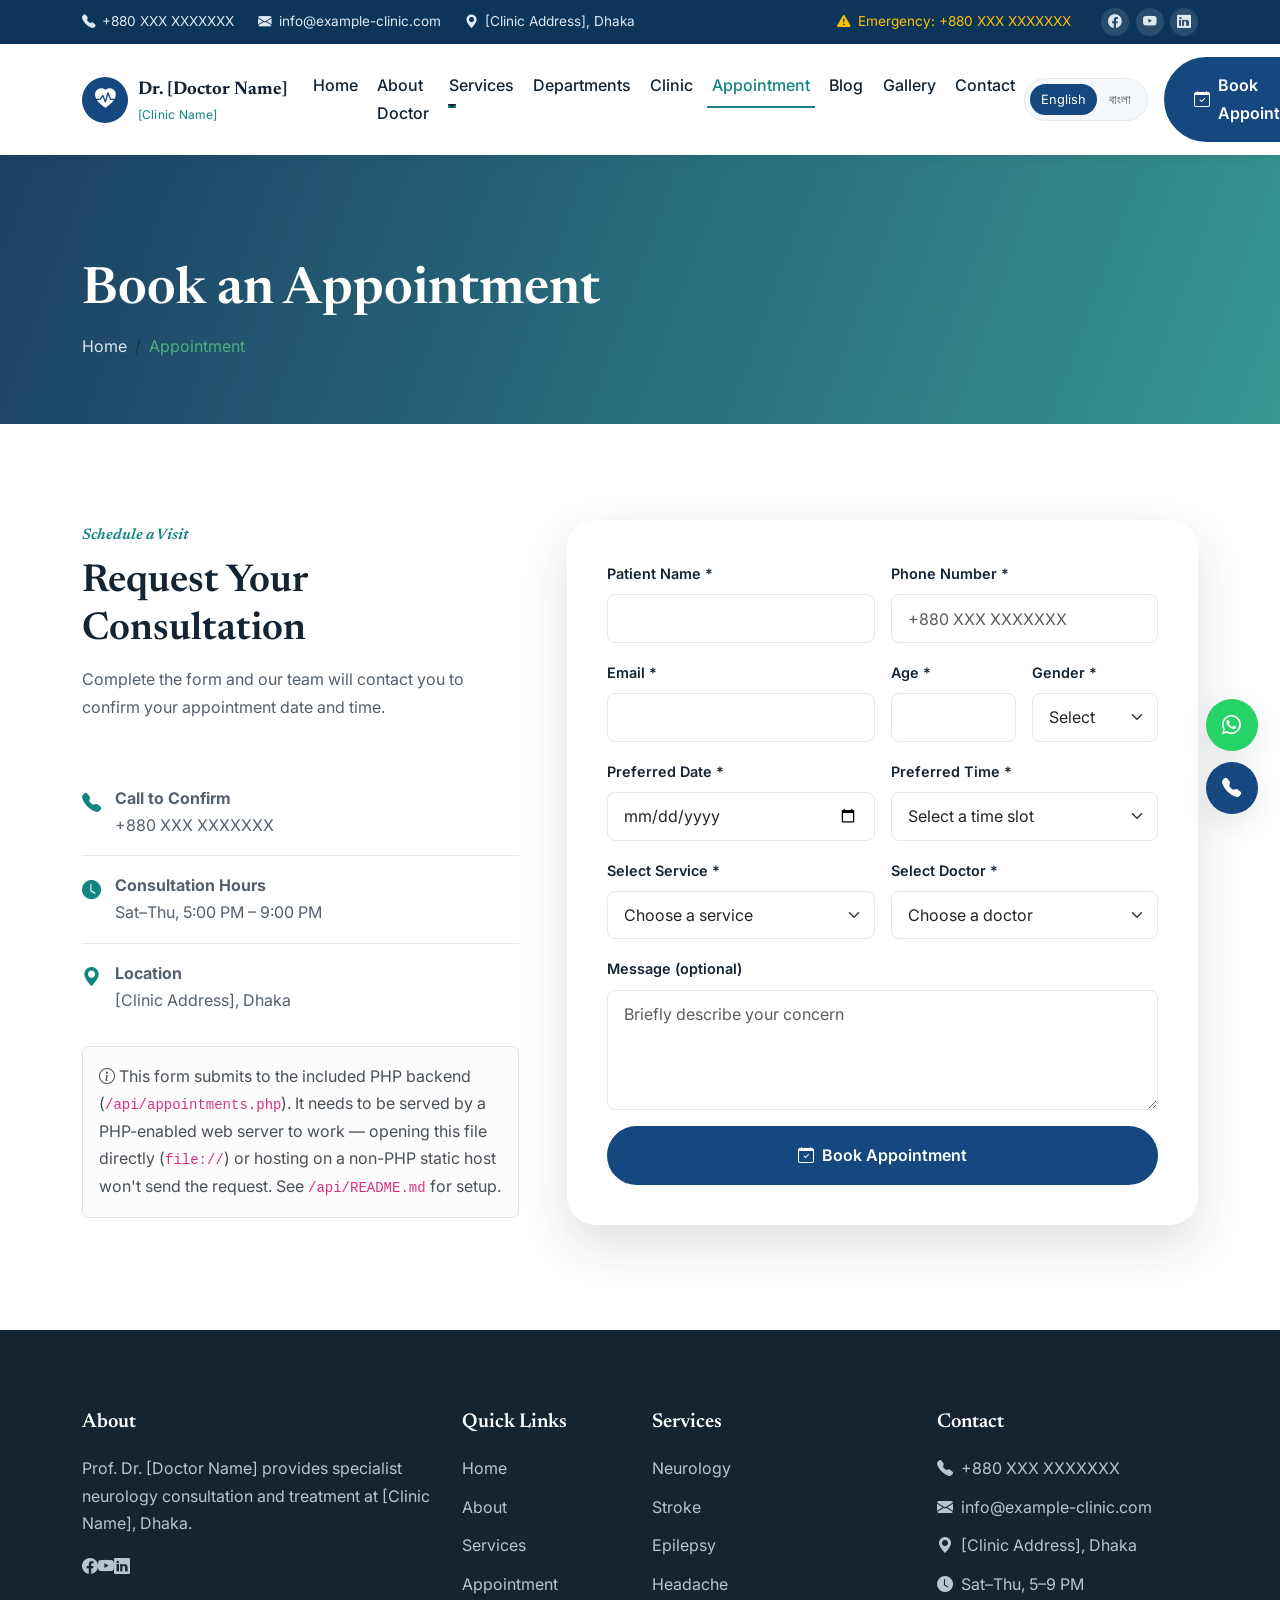
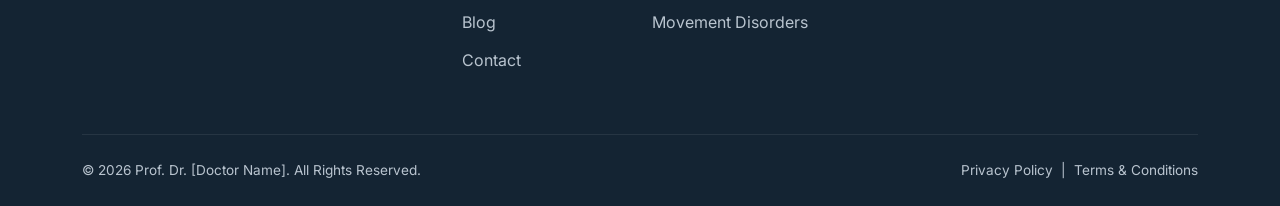
<file: appointment.html>
<!DOCTYPE html>
<html lang="en">
<head>
<meta charset="UTF-8">
<meta name="viewport" content="width=device-width, initial-scale=1.0">
<title>Book an Appointment | Prof. Dr. [Doctor Name]</title>
<meta name="description" content="Book your consultation with Prof. Dr. [Doctor Name] at [Clinic Name]. Fill out the appointment form and our team will confirm your visit.">
<link rel="canonical" href="https://www.example-clinic.com/appointment.html">
<meta property="og:title" content="Book an Appointment | Prof. Dr. [Doctor Name]">
<meta property="og:type" content="website">
<meta name="twitter:card" content="summary">

<link rel="preconnect" href="https://fonts.googleapis.com">
<link href="https://fonts.googleapis.com/css2?family=Newsreader:ital,wght@0,400;0,500;0,600;0,700;1,500&family=Inter:wght@400;500;600;700&family=Noto+Sans+Bengali:wght@400;500;600;700&display=swap" rel="stylesheet">
<link href="https://cdn.jsdelivr.net/npm/bootstrap@5.3.3/dist/css/bootstrap.min.css" rel="stylesheet">
<link rel="stylesheet" href="https://cdn.jsdelivr.net/npm/bootstrap-icons@1.11.3/font/bootstrap-icons.css">
<link rel="stylesheet" href="https://cdn.jsdelivr.net/npm/aos@2.3.4/dist/aos.css">
<link rel="stylesheet" href="assets/css/style.css">
<link rel="stylesheet" href="assets/css/responsive.css">
</head>
<body>

<div class="topbar d-none d-lg-block">
  <div class="container d-flex justify-content-between align-items-center">
    <div><span class="topbar-item"><i class="bi bi-telephone-fill"></i> +880 XXX XXXXXXX</span><span class="topbar-item"><i class="bi bi-envelope-fill"></i> info@example-clinic.com</span><span class="topbar-item"><i class="bi bi-geo-alt-fill"></i> [Clinic Address], Dhaka</span></div>
    <div class="d-flex align-items-center"><span class="topbar-item mb-0 text-warning"><i class="bi bi-exclamation-triangle-fill"></i> Emergency: +880 XXX XXXXXXX</span>
      <span class="social-icons"><a href="#" aria-label="Facebook"><i class="bi bi-facebook"></i></a><a href="#" aria-label="YouTube"><i class="bi bi-youtube"></i></a><a href="#" aria-label="LinkedIn"><i class="bi bi-linkedin"></i></a></span>
    </div>
  </div>
</div>

<nav class="navbar navbar-expand-lg main-navbar sticky-top" aria-label="Main navigation">
  <div class="container">
    <a class="navbar-brand navbar-brand-custom" href="index.html"><span class="brand-icon"><i class="bi bi-heart-pulse-fill"></i></span><span class="brand-text"><strong>Dr. [Doctor Name]</strong><span>[Clinic Name]</span></span></a>
    <button class="navbar-toggler" type="button" data-bs-toggle="collapse" data-bs-target="#mainNav" aria-label="Toggle navigation"><span class="navbar-toggler-icon"></span></button>
    <div class="collapse navbar-collapse" id="mainNav">
      <ul class="navbar-nav mx-auto">
        <li class="nav-item"><a class="nav-link" href="index.html">Home</a></li>
        <li class="nav-item"><a class="nav-link" href="about.html">About Doctor</a></li>
        <li class="nav-item dropdown"><a class="nav-link dropdown-toggle" href="services.html" data-bs-toggle="dropdown">Services</a>
          <ul class="dropdown-menu"><li><a class="dropdown-item" href="service-details.html?service=stroke">Stroke Management</a></li><li><a class="dropdown-item" href="service-details.html?service=epilepsy">Epilepsy Treatment</a></li><li><a class="dropdown-item" href="services.html">View All Services</a></li></ul>
        </li>
        <li class="nav-item"><a class="nav-link" href="departments.html">Departments</a></li>
        <li class="nav-item"><a class="nav-link" href="index.html#clinic-info">Clinic</a></li>
        <li class="nav-item"><a class="nav-link active" href="appointment.html">Appointment</a></li>
        <li class="nav-item"><a class="nav-link" href="blog.html">Blog</a></li>
        <li class="nav-item"><a class="nav-link" href="gallery.html">Gallery</a></li>
        <li class="nav-item"><a class="nav-link" href="contact.html">Contact</a></li>
      </ul>
      <div class="d-flex align-items-center gap-3">
        <div class="lang-toggle" role="group" aria-label="Language switch"><button type="button" class="active" data-lang="en">English</button><button type="button" data-lang="bn">বাংলা</button></div>
        <a href="appointment.html" class="btn-primary-custom"><i class="bi bi-calendar-check"></i> Book Appointment</a>
      </div>
    </div>
  </div>
</nav>

<section class="page-header">
  <div class="container">
    <h1>Book an Appointment</h1>
    <nav aria-label="breadcrumb"><ol class="breadcrumb"><li class="breadcrumb-item"><a href="index.html">Home</a></li><li class="breadcrumb-item active" aria-current="page">Appointment</li></ol></nav>
  </div>
</section>

<section class="section-padding">
  <div class="container">
    <div class="row g-5">
      <div class="col-lg-5" data-aos="fade-right">
        <div class="section-heading">
          <span class="tag">Schedule a Visit</span>
          <h2>Request Your Consultation</h2>
          <p>Complete the form and our team will contact you to confirm your appointment date and time.</p>
        </div>
        <ul class="clinic-info-list">
          <li><i class="bi bi-telephone-fill"></i><div><strong>Call to Confirm</strong><br><a href="tel:+880XXXXXXXXXX">+880 XXX XXXXXXX</a></div></li>
          <li><i class="bi bi-clock-fill"></i><div><strong>Consultation Hours</strong><br>Sat–Thu, 5:00 PM – 9:00 PM</div></li>
          <li><i class="bi bi-geo-alt-fill"></i><div><strong>Location</strong><br>[Clinic Address], Dhaka</div></li>
        </ul>
        <div class="alert alert-light border mt-3" role="note">
          <i class="bi bi-info-circle"></i> This form submits to the included PHP backend (<code>/api/appointments.php</code>). It needs to be served by a PHP-enabled web server to work — opening this file directly (<code>file://</code>) or hosting on a non-PHP static host won't send the request. See <code>/api/README.md</code> for setup.
        </div>
      </div>

      <div class="col-lg-7" data-aos="fade-left">
        <form class="appointment-form needs-validation" id="appointmentForm" novalidate>
          <div id="appointmentSuccess" class="alert alert-success" role="alert">
            <i class="bi bi-check-circle-fill"></i> Thank you! Your appointment request has been received. Our team will contact you shortly to confirm.
          </div>
          <div id="appointmentError" class="alert alert-danger" style="display:none;" role="alert"></div>
          <!-- Honeypot field: hidden from real visitors via CSS, left blank by them.
               A filled value signals a bot and appointments.php silently ignores it. -->
          <input type="text" name="website" id="website" autocomplete="off" tabindex="-1" style="position:absolute;left:-9999px;" aria-hidden="true">
          <div class="row g-3">
            <div class="col-md-6">
              <label class="form-label" for="patientName">Patient Name *</label>
              <input type="text" class="form-control" id="patientName" name="patientName" required minlength="2">
              <div class="invalid-feedback">Please enter the patient's full name.</div>
            </div>
            <div class="col-md-6">
              <label class="form-label" for="phoneNumber">Phone Number *</label>
              <input type="tel" class="form-control" id="phoneNumber" name="phoneNumber" placeholder="+880 XXX XXXXXXX" required>
              <div class="invalid-feedback">Please enter a valid phone number.</div>
            </div>
            <div class="col-md-6">
              <label class="form-label" for="email">Email *</label>
              <input type="email" class="form-control" id="email" name="email" required>
              <div class="invalid-feedback">Please enter a valid email address.</div>
            </div>
            <div class="col-md-3">
              <label class="form-label" for="age">Age *</label>
              <input type="number" class="form-control" id="age" name="age" min="0" max="119" required>
              <div class="invalid-feedback">Please enter a valid age.</div>
            </div>
            <div class="col-md-3">
              <label class="form-label" for="gender">Gender *</label>
              <select class="form-select" id="gender" name="gender" required>
                <option value="" selected disabled>Select</option>
                <option value="female">Female</option>
                <option value="male">Male</option>
                <option value="other">Other</option>
              </select>
              <div class="invalid-feedback">Please select a gender.</div>
            </div>
            <div class="col-md-6">
              <label class="form-label" for="preferredDate">Preferred Date *</label>
              <input type="date" class="form-control" id="preferredDate" name="preferredDate" required>
              <div class="invalid-feedback">Please choose a valid upcoming date.</div>
            </div>
            <div class="col-md-6">
              <label class="form-label" for="preferredTime">Preferred Time *</label>
              <select class="form-select" id="preferredTime" name="preferredTime" required>
                <option value="" selected disabled>Select a time slot</option>
                <option value="17:00">5:00 PM</option>
                <option value="18:00">6:00 PM</option>
                <option value="19:00">7:00 PM</option>
                <option value="20:00">8:00 PM</option>
              </select>
              <div class="invalid-feedback">Please select a preferred time.</div>
            </div>
            <div class="col-md-6">
              <label class="form-label" for="service">Select Service *</label>
              <select class="form-select" id="service" name="service" required>
                <option value="" selected disabled>Choose a service</option>
                <option value="consultation">Neurology Consultation</option>
                <option value="stroke">Stroke Management</option>
                <option value="epilepsy">Epilepsy Treatment</option>
                <option value="migraine">Headache &amp; Migraine</option>
                <option value="parkinsons">Parkinson's Disease</option>
                <option value="telemedicine">Telemedicine</option>
              </select>
              <div class="invalid-feedback">Please select a service.</div>
            </div>
            <div class="col-md-6">
              <label class="form-label" for="doctorSelect">Select Doctor *</label>
              <select class="form-select" id="doctorSelect" name="doctorSelect" required>
                <option value="" selected disabled>Choose a doctor</option>
                <option value="dr-name">Prof. Dr. [Doctor Name]</option>
              </select>
              <div class="invalid-feedback">Please select a doctor.</div>
            </div>
            <div class="col-12">
              <label class="form-label" for="message">Message (optional)</label>
              <textarea class="form-control" id="message" name="message" rows="4" placeholder="Briefly describe your concern"></textarea>
            </div>
            <div class="col-12">
              <button type="submit" class="btn-primary-custom w-100 justify-content-center"><i class="bi bi-calendar-check"></i> Book Appointment</button>
            </div>
          </div>
        </form>
      </div>
    </div>
  </div>
</section>

<footer class="site-footer">
  <div class="container">
    <div class="row g-4">
      <div class="col-lg-4 col-md-6"><h5>About</h5><p>Prof. Dr. [Doctor Name] provides specialist neurology consultation and treatment at [Clinic Name], Dhaka.</p>
        <span class="social-icons"><a href="#" aria-label="Facebook"><i class="bi bi-facebook"></i></a><a href="#" aria-label="YouTube"><i class="bi bi-youtube"></i></a><a href="#" aria-label="LinkedIn"><i class="bi bi-linkedin"></i></a></span>
      </div>
      <div class="col-lg-2 col-md-6"><h5>Quick Links</h5><ul class="footer-links"><li><a href="index.html">Home</a></li><li><a href="about.html">About</a></li><li><a href="services.html">Services</a></li><li><a href="appointment.html">Appointment</a></li><li><a href="blog.html">Blog</a></li><li><a href="contact.html">Contact</a></li></ul></div>
      <div class="col-lg-3 col-md-6"><h5>Services</h5><ul class="footer-links"><li><a href="service-details.html?service=consultation">Neurology</a></li><li><a href="service-details.html?service=stroke">Stroke</a></li><li><a href="service-details.html?service=epilepsy">Epilepsy</a></li><li><a href="service-details.html?service=migraine">Headache</a></li><li><a href="service-details.html?service=parkinsons">Movement Disorders</a></li></ul></div>
      <div class="col-lg-3 col-md-6"><h5>Contact</h5><ul class="footer-links"><li><i class="bi bi-telephone-fill me-2"></i>+880 XXX XXXXXXX</li><li><i class="bi bi-envelope-fill me-2"></i>info@example-clinic.com</li><li><i class="bi bi-geo-alt-fill me-2"></i>[Clinic Address], Dhaka</li><li><i class="bi bi-clock-fill me-2"></i>Sat–Thu, 5–9 PM</li></ul></div>
    </div>
    <div class="footer-bottom d-flex flex-column flex-md-row justify-content-between align-items-center gap-2">
      <p class="mb-0">© 2026 Prof. Dr. [Doctor Name]. All Rights Reserved.</p>
      <p class="mb-0"><a href="#">Privacy Policy</a> &nbsp;|&nbsp; <a href="#">Terms &amp; Conditions</a></p>
    </div>
  </div>
</footer>

<div class="floating-actions">
  <a href="https://wa.me/880XXXXXXXXXX" target="_blank" rel="noopener" class="fab fab-whatsapp" aria-label="WhatsApp"><i class="bi bi-whatsapp"></i><span class="fab-tooltip">WhatsApp</span></a>
  <a href="tel:+880XXXXXXXXXX" class="fab fab-call" aria-label="Call clinic"><i class="bi bi-telephone-fill"></i><span class="fab-tooltip">Call Now</span></a>
  <a href="#top" class="fab fab-top" aria-label="Back to top"><i class="bi bi-arrow-up"></i><span class="fab-tooltip">Back to Top</span></a>
</div>

<script src="https://cdn.jsdelivr.net/npm/bootstrap@5.3.3/dist/js/bootstrap.bundle.min.js"></script>
<script src="https://cdn.jsdelivr.net/npm/aos@2.3.4/dist/aos.js"></script>
<script src="assets/js/main.js"></script>
<script src="assets/js/validation.js"></script>
<script src="assets/js/appointment.js"></script>
</body>
</html>
</file>
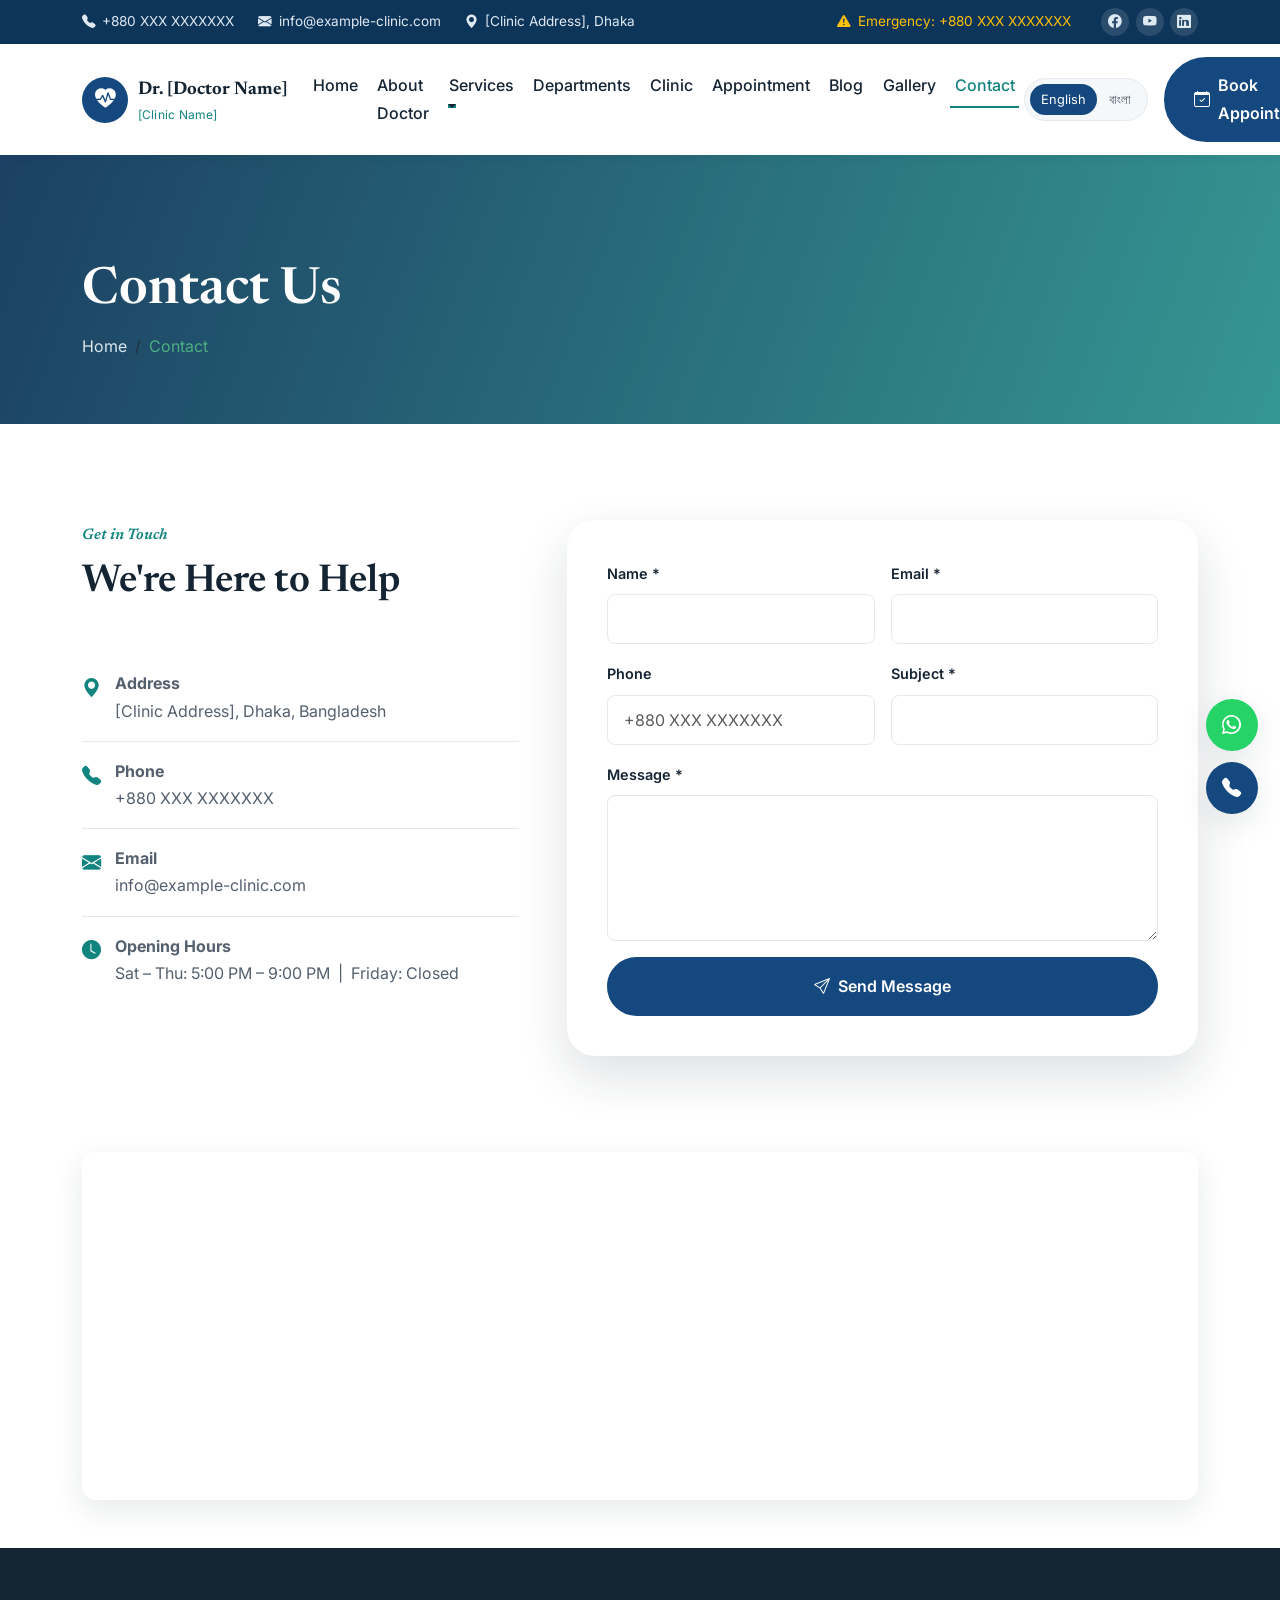
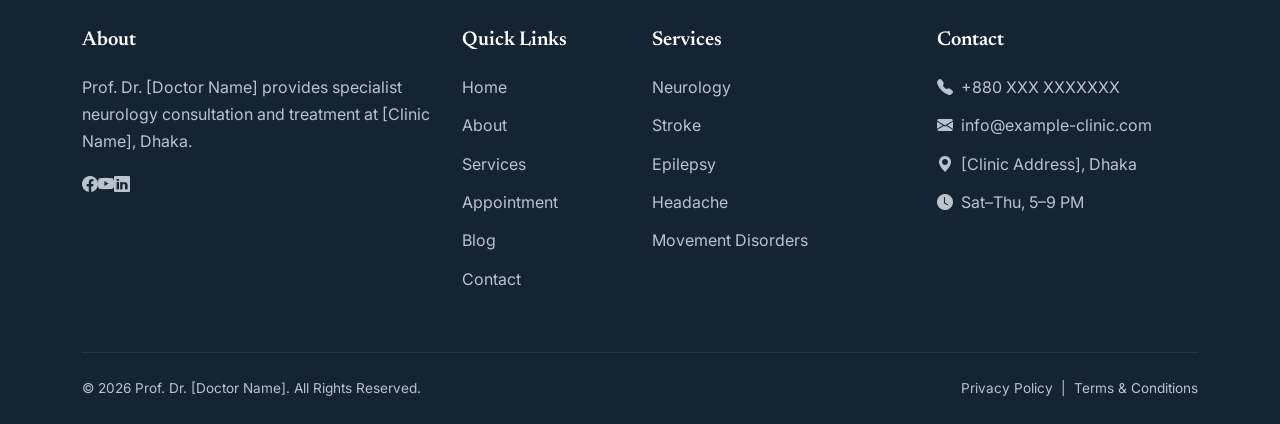
<file: contact.html>
<!DOCTYPE html>
<html lang="en">
<head>
<meta charset="UTF-8">
<meta name="viewport" content="width=device-width, initial-scale=1.0">
<title>Contact Us | Prof. Dr. [Doctor Name]</title>
<meta name="description" content="Contact [Clinic Name] — address, phone, email, opening hours and a message form.">
<link rel="canonical" href="https://www.example-clinic.com/contact.html">
<meta property="og:title" content="Contact | Prof. Dr. [Doctor Name]">
<meta property="og:type" content="website">
<meta name="twitter:card" content="summary">

<link rel="preconnect" href="https://fonts.googleapis.com">
<link href="https://fonts.googleapis.com/css2?family=Newsreader:ital,wght@0,400;0,500;0,600;0,700;1,500&family=Inter:wght@400;500;600;700&family=Noto+Sans+Bengali:wght@400;500;600;700&display=swap" rel="stylesheet">
<link href="https://cdn.jsdelivr.net/npm/bootstrap@5.3.3/dist/css/bootstrap.min.css" rel="stylesheet">
<link rel="stylesheet" href="https://cdn.jsdelivr.net/npm/bootstrap-icons@1.11.3/font/bootstrap-icons.css">
<link rel="stylesheet" href="https://cdn.jsdelivr.net/npm/aos@2.3.4/dist/aos.css">
<link rel="stylesheet" href="assets/css/style.css">
<link rel="stylesheet" href="assets/css/responsive.css">
</head>
<body>

<div class="topbar d-none d-lg-block">
  <div class="container d-flex justify-content-between align-items-center">
    <div><span class="topbar-item"><i class="bi bi-telephone-fill"></i> +880 XXX XXXXXXX</span><span class="topbar-item"><i class="bi bi-envelope-fill"></i> info@example-clinic.com</span><span class="topbar-item"><i class="bi bi-geo-alt-fill"></i> [Clinic Address], Dhaka</span></div>
    <div class="d-flex align-items-center"><span class="topbar-item mb-0 text-warning"><i class="bi bi-exclamation-triangle-fill"></i> Emergency: +880 XXX XXXXXXX</span>
      <span class="social-icons"><a href="#" aria-label="Facebook"><i class="bi bi-facebook"></i></a><a href="#" aria-label="YouTube"><i class="bi bi-youtube"></i></a><a href="#" aria-label="LinkedIn"><i class="bi bi-linkedin"></i></a></span>
    </div>
  </div>
</div>

<nav class="navbar navbar-expand-lg main-navbar sticky-top" aria-label="Main navigation">
  <div class="container">
    <a class="navbar-brand navbar-brand-custom" href="index.html"><span class="brand-icon"><i class="bi bi-heart-pulse-fill"></i></span><span class="brand-text"><strong>Dr. [Doctor Name]</strong><span>[Clinic Name]</span></span></a>
    <button class="navbar-toggler" type="button" data-bs-toggle="collapse" data-bs-target="#mainNav" aria-label="Toggle navigation"><span class="navbar-toggler-icon"></span></button>
    <div class="collapse navbar-collapse" id="mainNav">
      <ul class="navbar-nav mx-auto">
        <li class="nav-item"><a class="nav-link" href="index.html">Home</a></li>
        <li class="nav-item"><a class="nav-link" href="about.html">About Doctor</a></li>
        <li class="nav-item dropdown"><a class="nav-link dropdown-toggle" href="services.html" data-bs-toggle="dropdown">Services</a>
          <ul class="dropdown-menu"><li><a class="dropdown-item" href="service-details.html?service=stroke">Stroke Management</a></li><li><a class="dropdown-item" href="service-details.html?service=epilepsy">Epilepsy Treatment</a></li><li><a class="dropdown-item" href="services.html">View All Services</a></li></ul>
        </li>
        <li class="nav-item"><a class="nav-link" href="departments.html">Departments</a></li>
        <li class="nav-item"><a class="nav-link" href="index.html#clinic-info">Clinic</a></li>
        <li class="nav-item"><a class="nav-link" href="appointment.html">Appointment</a></li>
        <li class="nav-item"><a class="nav-link" href="blog.html">Blog</a></li>
        <li class="nav-item"><a class="nav-link" href="gallery.html">Gallery</a></li>
        <li class="nav-item"><a class="nav-link active" href="contact.html">Contact</a></li>
      </ul>
      <div class="d-flex align-items-center gap-3">
        <div class="lang-toggle" role="group" aria-label="Language switch"><button type="button" class="active" data-lang="en">English</button><button type="button" data-lang="bn">বাংলা</button></div>
        <a href="appointment.html" class="btn-primary-custom"><i class="bi bi-calendar-check"></i> Book Appointment</a>
      </div>
    </div>
  </div>
</nav>

<section class="page-header">
  <div class="container">
    <h1>Contact Us</h1>
    <nav aria-label="breadcrumb"><ol class="breadcrumb"><li class="breadcrumb-item"><a href="index.html">Home</a></li><li class="breadcrumb-item active" aria-current="page">Contact</li></ol></nav>
  </div>
</section>

<section class="section-padding">
  <div class="container">
    <div class="row g-5">
      <div class="col-lg-5" data-aos="fade-right">
        <div class="section-heading">
          <span class="tag">Get in Touch</span>
          <h2>We're Here to Help</h2>
        </div>
        <ul class="clinic-info-list">
          <li><i class="bi bi-geo-alt-fill"></i><div><strong>Address</strong><br>[Clinic Address], Dhaka, Bangladesh</div></li>
          <li><i class="bi bi-telephone-fill"></i><div><strong>Phone</strong><br><a href="tel:+880XXXXXXXXXX">+880 XXX XXXXXXX</a></div></li>
          <li><i class="bi bi-envelope-fill"></i><div><strong>Email</strong><br><a href="mailto:info@example-clinic.com">info@example-clinic.com</a></div></li>
          <li><i class="bi bi-clock-fill"></i><div><strong>Opening Hours</strong><br>Sat – Thu: 5:00 PM – 9:00 PM &nbsp;|&nbsp; Friday: Closed</div></li>
        </ul>
      </div>
      <div class="col-lg-7" data-aos="fade-left">
        <form class="appointment-form contact-form needs-validation" id="contactForm" novalidate>
          <div id="contactSuccess" class="alert alert-success" style="display:none;" role="alert">
            <i class="bi bi-check-circle-fill"></i> Thank you for your message. We'll get back to you soon.
          </div>
          <div id="contactError" class="alert alert-danger" style="display:none;" role="alert"></div>
          <!-- Honeypot field: hidden from real visitors, left blank by them. -->
          <input type="text" name="website" id="website" autocomplete="off" tabindex="-1" style="position:absolute;left:-9999px;" aria-hidden="true">
          <div class="row g-3">
            <div class="col-md-6">
              <label class="form-label" for="contactName">Name *</label>
              <input type="text" class="form-control" id="contactName" name="contactName" required minlength="2">
              <div class="invalid-feedback">Please enter your name.</div>
            </div>
            <div class="col-md-6">
              <label class="form-label" for="contactEmail">Email *</label>
              <input type="email" class="form-control" id="contactEmail" name="contactEmail" required>
              <div class="invalid-feedback">Please enter a valid email.</div>
            </div>
            <div class="col-md-6">
              <label class="form-label" for="contactPhone">Phone</label>
              <input type="tel" class="form-control" id="contactPhone" name="contactPhone" placeholder="+880 XXX XXXXXXX">
              <div class="invalid-feedback">Please enter a valid phone number.</div>
            </div>
            <div class="col-md-6">
              <label class="form-label" for="contactSubject">Subject *</label>
              <input type="text" class="form-control" id="contactSubject" name="contactSubject" required minlength="3">
              <div class="invalid-feedback">Please enter a subject.</div>
            </div>
            <div class="col-12">
              <label class="form-label" for="contactMessage">Message *</label>
              <textarea class="form-control" id="contactMessage" name="contactMessage" rows="5" required minlength="10"></textarea>
              <div class="invalid-feedback">Please enter a message (at least 10 characters).</div>
            </div>
            <div class="col-12">
              <button type="submit" class="btn-primary-custom w-100 justify-content-center"><i class="bi bi-send"></i> Send Message</button>
            </div>
          </div>
        </form>
      </div>
    </div>
  </div>
</section>

<section class="pb-5">
  <div class="container">
    <div class="map-wrap" data-aos="fade-up">
      <!-- EDIT: Replace with the clinic's actual Google Maps embed URL -->
      <iframe src="https://www.google.com/maps?q=Dhaka,Bangladesh&output=embed" loading="lazy" referrerpolicy="no-referrer-when-downgrade" title="Clinic location map" allowfullscreen></iframe>
    </div>
  </div>
</section>

<footer class="site-footer">
  <div class="container">
    <div class="row g-4">
      <div class="col-lg-4 col-md-6"><h5>About</h5><p>Prof. Dr. [Doctor Name] provides specialist neurology consultation and treatment at [Clinic Name], Dhaka.</p>
        <span class="social-icons"><a href="#" aria-label="Facebook"><i class="bi bi-facebook"></i></a><a href="#" aria-label="YouTube"><i class="bi bi-youtube"></i></a><a href="#" aria-label="LinkedIn"><i class="bi bi-linkedin"></i></a></span>
      </div>
      <div class="col-lg-2 col-md-6"><h5>Quick Links</h5><ul class="footer-links"><li><a href="index.html">Home</a></li><li><a href="about.html">About</a></li><li><a href="services.html">Services</a></li><li><a href="appointment.html">Appointment</a></li><li><a href="blog.html">Blog</a></li><li><a href="contact.html">Contact</a></li></ul></div>
      <div class="col-lg-3 col-md-6"><h5>Services</h5><ul class="footer-links"><li><a href="service-details.html?service=consultation">Neurology</a></li><li><a href="service-details.html?service=stroke">Stroke</a></li><li><a href="service-details.html?service=epilepsy">Epilepsy</a></li><li><a href="service-details.html?service=migraine">Headache</a></li><li><a href="service-details.html?service=parkinsons">Movement Disorders</a></li></ul></div>
      <div class="col-lg-3 col-md-6"><h5>Contact</h5><ul class="footer-links"><li><i class="bi bi-telephone-fill me-2"></i>+880 XXX XXXXXXX</li><li><i class="bi bi-envelope-fill me-2"></i>info@example-clinic.com</li><li><i class="bi bi-geo-alt-fill me-2"></i>[Clinic Address], Dhaka</li><li><i class="bi bi-clock-fill me-2"></i>Sat–Thu, 5–9 PM</li></ul></div>
    </div>
    <div class="footer-bottom d-flex flex-column flex-md-row justify-content-between align-items-center gap-2">
      <p class="mb-0">© 2026 Prof. Dr. [Doctor Name]. All Rights Reserved.</p>
      <p class="mb-0"><a href="#">Privacy Policy</a> &nbsp;|&nbsp; <a href="#">Terms &amp; Conditions</a></p>
    </div>
  </div>
</footer>

<div class="floating-actions">
  <a href="https://wa.me/880XXXXXXXXXX" target="_blank" rel="noopener" class="fab fab-whatsapp" aria-label="WhatsApp"><i class="bi bi-whatsapp"></i><span class="fab-tooltip">WhatsApp</span></a>
  <a href="tel:+880XXXXXXXXXX" class="fab fab-call" aria-label="Call clinic"><i class="bi bi-telephone-fill"></i><span class="fab-tooltip">Call Now</span></a>
  <a href="#top" class="fab fab-top" aria-label="Back to top"><i class="bi bi-arrow-up"></i><span class="fab-tooltip">Back to Top</span></a>
</div>

<script src="https://cdn.jsdelivr.net/npm/bootstrap@5.3.3/dist/js/bootstrap.bundle.min.js"></script>
<script src="https://cdn.jsdelivr.net/npm/aos@2.3.4/dist/aos.js"></script>
<script src="assets/js/main.js"></script>
<script src="assets/js/validation.js"></script>
<script>
  document.getElementById('contactForm').addEventListener('submit', async function (e) {
    e.preventDefault();
    e.stopPropagation();
    const form = e.target;
    const successBox = document.getElementById('contactSuccess');
    const errorBox = document.getElementById('contactError');

    if (!form.checkValidity() || !window.validateContactForm(form)) {
      form.classList.add('was-validated');
      return;
    }

    const payload = {
      name: form.contactName.value.trim(),
      email: form.contactEmail.value.trim(),
      phone: form.contactPhone.value.trim(),
      subject: form.contactSubject.value.trim(),
      message: form.contactMessage.value.trim(),
      website: form.website ? form.website.value : '' // honeypot
    };

    const submitBtn = form.querySelector('button[type="submit"]');
    if (submitBtn) { submitBtn.disabled = true; submitBtn.textContent = 'Sending…'; }
    errorBox.style.display = 'none';

    try {
      const response = await fetch('/api/contact.php', {
        method: 'POST',
        headers: { 'Content-Type': 'application/json' },
        body: JSON.stringify(payload)
      });
      const result = await response.json().catch(() => ({}));
      if (!response.ok) throw new Error(result.error || 'Request failed');

      successBox.style.display = 'block';
      successBox.scrollIntoView({ behavior: 'smooth', block: 'center' });
      form.reset();
      form.classList.remove('was-validated');
    } catch (err) {
      errorBox.textContent = 'Sorry, something went wrong sending your message. Please email us directly at info@example-clinic.com, or try again in a moment.';
      errorBox.style.display = 'block';
      errorBox.scrollIntoView({ behavior: 'smooth', block: 'center' });
    } finally {
      if (submitBtn) { submitBtn.disabled = false; submitBtn.innerHTML = '<i class="bi bi-send"></i> Send Message'; }
    }
  });
</script>


</body>
</html>
</file>
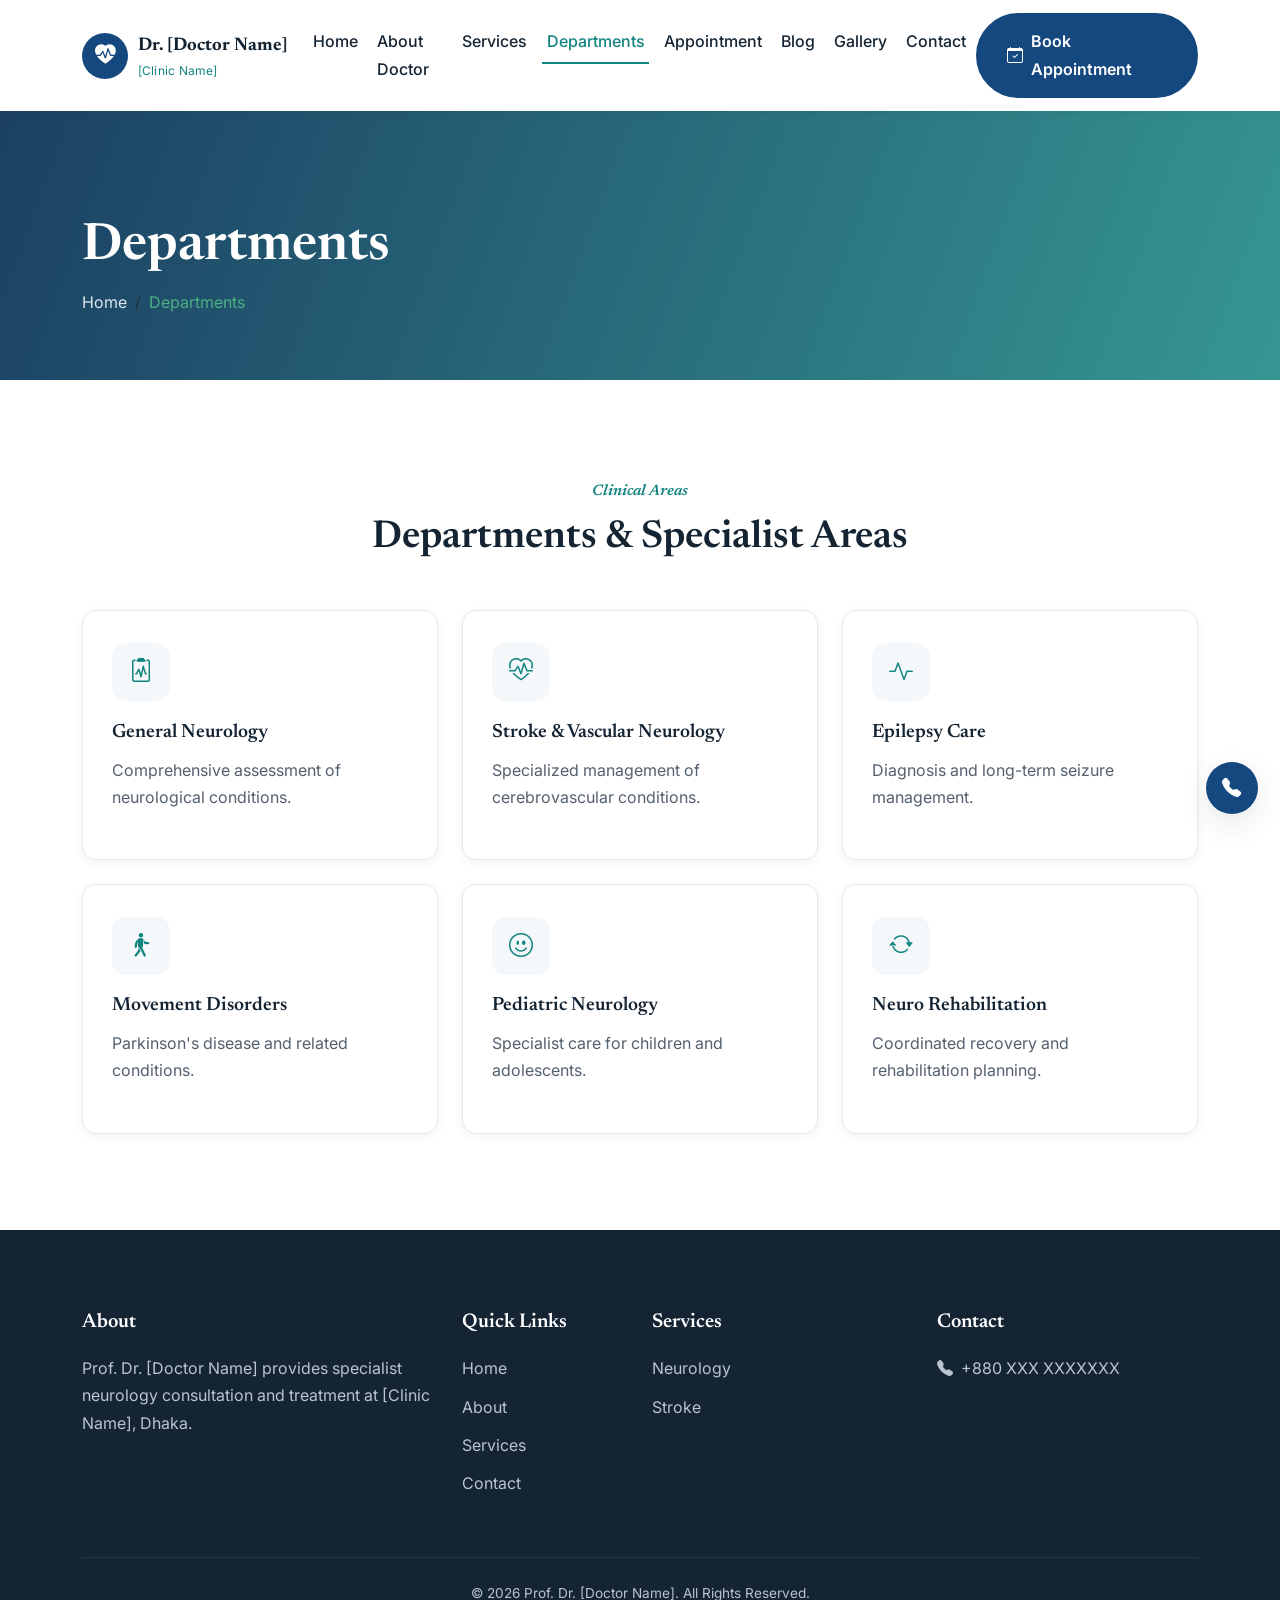
<file: departments.html>
<!DOCTYPE html>
<html lang="en">
<head>
<meta charset="UTF-8"><meta name="viewport" content="width=device-width, initial-scale=1.0">
<title>Departments | [Clinic Name]</title>
<meta name="description" content="Explore the clinical departments and specialist areas at [Clinic Name].">
<link rel="canonical" href="https://www.example-clinic.com/departments.html">
<link rel="preconnect" href="https://fonts.googleapis.com">
<link href="https://fonts.googleapis.com/css2?family=Newsreader:ital,wght@0,400;0,500;0,600;0,700;1,500&family=Inter:wght@400;500;600;700&family=Noto+Sans+Bengali:wght@400;500;600;700&display=swap" rel="stylesheet">
<link href="https://cdn.jsdelivr.net/npm/bootstrap@5.3.3/dist/css/bootstrap.min.css" rel="stylesheet">
<link rel="stylesheet" href="https://cdn.jsdelivr.net/npm/bootstrap-icons@1.11.3/font/bootstrap-icons.css">
<link rel="stylesheet" href="https://cdn.jsdelivr.net/npm/aos@2.3.4/dist/aos.css">
<link rel="stylesheet" href="assets/css/style.css"><link rel="stylesheet" href="assets/css/responsive.css">
</head>
<body>
<nav class="navbar navbar-expand-lg main-navbar sticky-top" aria-label="Main navigation">
  <div class="container">
    <a class="navbar-brand navbar-brand-custom" href="index.html"><span class="brand-icon"><i class="bi bi-heart-pulse-fill"></i></span><span class="brand-text"><strong>Dr. [Doctor Name]</strong><span>[Clinic Name]</span></span></a>
    <button class="navbar-toggler" type="button" data-bs-toggle="collapse" data-bs-target="#mainNav" aria-label="Toggle navigation"><span class="navbar-toggler-icon"></span></button>
    <div class="collapse navbar-collapse" id="mainNav">
      <ul class="navbar-nav mx-auto">
        <li class="nav-item"><a class="nav-link" href="index.html">Home</a></li>
        <li class="nav-item"><a class="nav-link" href="about.html">About Doctor</a></li>
        <li class="nav-item"><a class="nav-link" href="services.html">Services</a></li>
        <li class="nav-item"><a class="nav-link active" href="departments.html">Departments</a></li>
        <li class="nav-item"><a class="nav-link" href="appointment.html">Appointment</a></li>
        <li class="nav-item"><a class="nav-link" href="blog.html">Blog</a></li>
        <li class="nav-item"><a class="nav-link" href="gallery.html">Gallery</a></li>
        <li class="nav-item"><a class="nav-link" href="contact.html">Contact</a></li>
      </ul>
      <a href="appointment.html" class="btn-primary-custom"><i class="bi bi-calendar-check"></i> Book Appointment</a>
    </div>
  </div>
</nav>

<section class="page-header"><div class="container"><h1>Departments</h1>
  <nav aria-label="breadcrumb"><ol class="breadcrumb"><li class="breadcrumb-item"><a href="index.html">Home</a></li><li class="breadcrumb-item active">Departments</li></ol></nav>
</div></section>

<section class="section-padding">
  <div class="container">
    <div class="section-heading text-center mx-auto"><span class="tag">Clinical Areas</span><h2>Departments &amp; Specialist Areas</h2><p><!-- EDIT: replace with real departments if the clinic has multiple --></p></div>
    <div class="row g-4">
      <div class="col-md-6 col-lg-4" data-aos="fade-up"><div class="card-custom service-card"><span class="service-icon"><i class="bi bi-clipboard2-pulse"></i></span><h3>General Neurology</h3><p>Comprehensive assessment of neurological conditions.</p></div></div>
      <div class="col-md-6 col-lg-4" data-aos="fade-up"><div class="card-custom service-card"><span class="service-icon"><i class="bi bi-heart-pulse"></i></span><h3>Stroke &amp; Vascular Neurology</h3><p>Specialized management of cerebrovascular conditions.</p></div></div>
      <div class="col-md-6 col-lg-4" data-aos="fade-up"><div class="card-custom service-card"><span class="service-icon"><i class="bi bi-activity"></i></span><h3>Epilepsy Care</h3><p>Diagnosis and long-term seizure management.</p></div></div>
      <div class="col-md-6 col-lg-4" data-aos="fade-up"><div class="card-custom service-card"><span class="service-icon"><i class="bi bi-person-walking"></i></span><h3>Movement Disorders</h3><p>Parkinson's disease and related conditions.</p></div></div>
      <div class="col-md-6 col-lg-4" data-aos="fade-up"><div class="card-custom service-card"><span class="service-icon"><i class="bi bi-emoji-smile"></i></span><h3>Pediatric Neurology</h3><p>Specialist care for children and adolescents.</p></div></div>
      <div class="col-md-6 col-lg-4" data-aos="fade-up"><div class="card-custom service-card"><span class="service-icon"><i class="bi bi-arrow-repeat"></i></span><h3>Neuro Rehabilitation</h3><p>Coordinated recovery and rehabilitation planning.</p></div></div>
    </div>
  </div>
</section>

<footer class="site-footer"><div class="container">
  <div class="row g-4">
    <div class="col-lg-4 col-md-6"><h5>About</h5><p>Prof. Dr. [Doctor Name] provides specialist neurology consultation and treatment at [Clinic Name], Dhaka.</p></div>
    <div class="col-lg-2 col-md-6"><h5>Quick Links</h5><ul class="footer-links"><li><a href="index.html">Home</a></li><li><a href="about.html">About</a></li><li><a href="services.html">Services</a></li><li><a href="contact.html">Contact</a></li></ul></div>
    <div class="col-lg-3 col-md-6"><h5>Services</h5><ul class="footer-links"><li><a href="service-details.html?service=consultation">Neurology</a></li><li><a href="service-details.html?service=stroke">Stroke</a></li></ul></div>
    <div class="col-lg-3 col-md-6"><h5>Contact</h5><ul class="footer-links"><li><i class="bi bi-telephone-fill me-2"></i>+880 XXX XXXXXXX</li></ul></div>
  </div>
  <div class="footer-bottom text-center">© 2026 Prof. Dr. [Doctor Name]. All Rights Reserved.</div>
</div></footer>

<div class="floating-actions"><a href="tel:+880XXXXXXXXXX" class="fab fab-call" aria-label="Call clinic"><i class="bi bi-telephone-fill"></i></a><a href="#top" class="fab fab-top" aria-label="Back to top"><i class="bi bi-arrow-up"></i></a></div>
<script src="https://cdn.jsdelivr.net/npm/bootstrap@5.3.3/dist/js/bootstrap.bundle.min.js"></script>
<script src="https://cdn.jsdelivr.net/npm/aos@2.3.4/dist/aos.js"></script>
<script src="assets/js/main.js"></script>
</body>
</html>
</file>
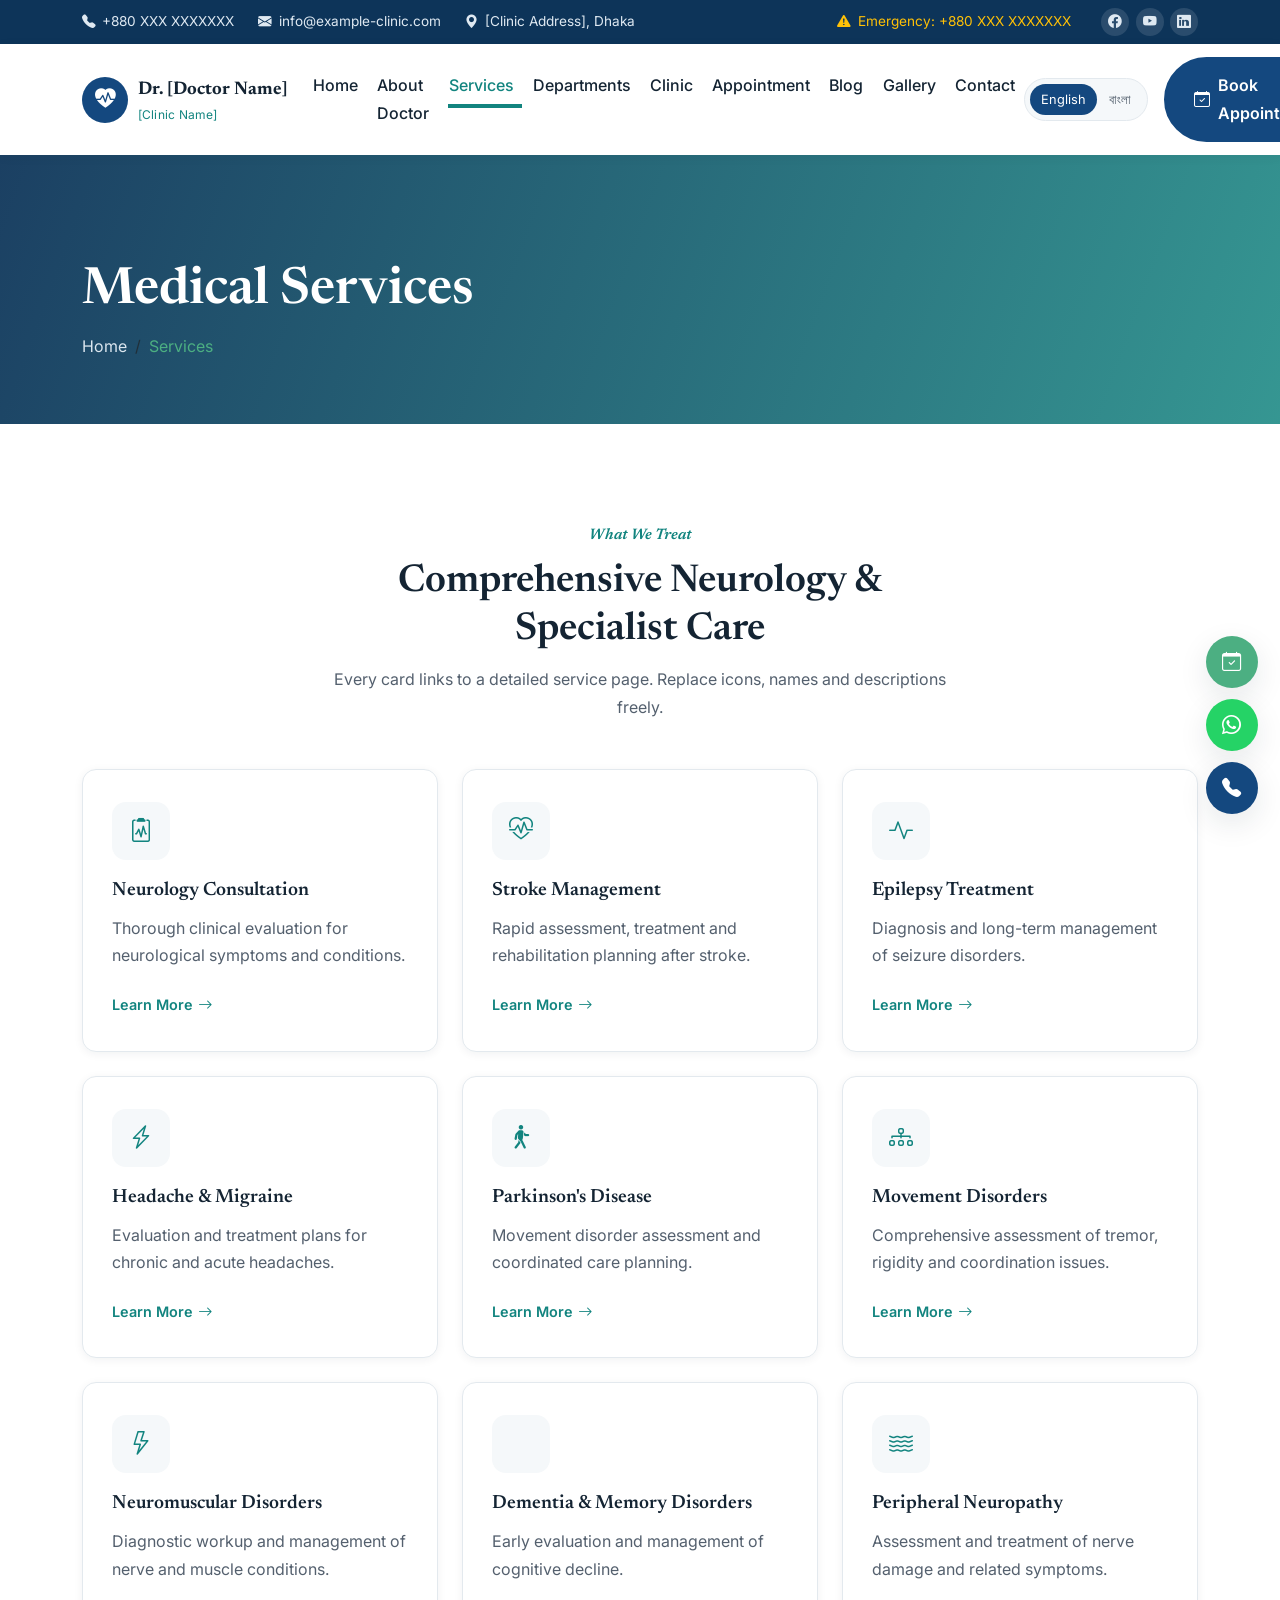
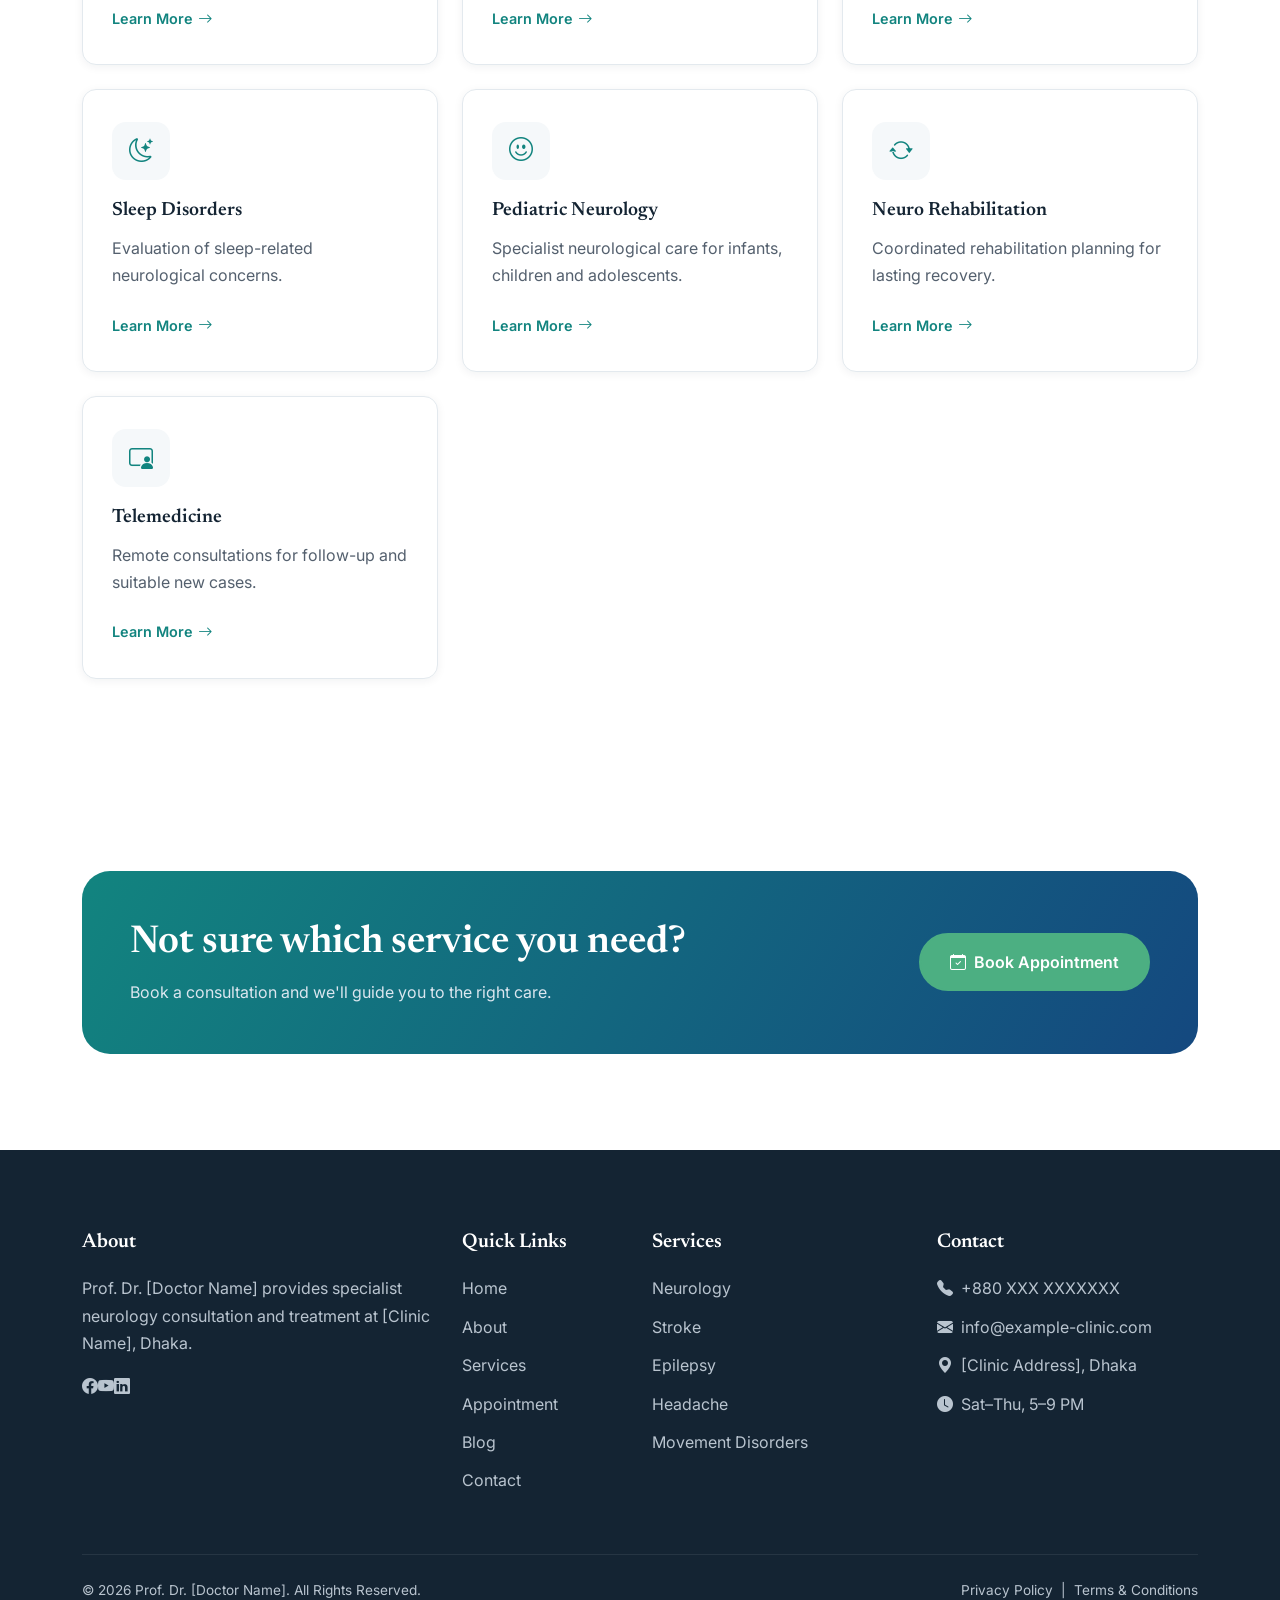
<file: services.html>
<!DOCTYPE html>
<html lang="en">
<head>
<meta charset="UTF-8">
<meta name="viewport" content="width=device-width, initial-scale=1.0">
<title>Medical Services | Prof. Dr. [Doctor Name]</title>
<meta name="description" content="Full list of neurology and specialist medical services offered by Prof. Dr. [Doctor Name] at [Clinic Name].">
<link rel="canonical" href="https://www.example-clinic.com/services.html">
<meta property="og:title" content="Medical Services | Prof. Dr. [Doctor Name]">
<meta property="og:type" content="website">
<meta name="twitter:card" content="summary">

<link rel="preconnect" href="https://fonts.googleapis.com">
<link href="https://fonts.googleapis.com/css2?family=Newsreader:ital,wght@0,400;0,500;0,600;0,700;1,500&family=Inter:wght@400;500;600;700&family=Noto+Sans+Bengali:wght@400;500;600;700&display=swap" rel="stylesheet">
<link href="https://cdn.jsdelivr.net/npm/bootstrap@5.3.3/dist/css/bootstrap.min.css" rel="stylesheet">
<link rel="stylesheet" href="https://cdn.jsdelivr.net/npm/bootstrap-icons@1.11.3/font/bootstrap-icons.css">
<link rel="stylesheet" href="https://cdn.jsdelivr.net/npm/aos@2.3.4/dist/aos.css">
<link rel="stylesheet" href="assets/css/style.css">
<link rel="stylesheet" href="assets/css/responsive.css">
</head>
<body>

<div class="topbar d-none d-lg-block">
  <div class="container d-flex justify-content-between align-items-center">
    <div><span class="topbar-item"><i class="bi bi-telephone-fill"></i> +880 XXX XXXXXXX</span><span class="topbar-item"><i class="bi bi-envelope-fill"></i> info@example-clinic.com</span><span class="topbar-item"><i class="bi bi-geo-alt-fill"></i> [Clinic Address], Dhaka</span></div>
    <div class="d-flex align-items-center"><span class="topbar-item mb-0 text-warning"><i class="bi bi-exclamation-triangle-fill"></i> Emergency: +880 XXX XXXXXXX</span>
      <span class="social-icons"><a href="#" aria-label="Facebook"><i class="bi bi-facebook"></i></a><a href="#" aria-label="YouTube"><i class="bi bi-youtube"></i></a><a href="#" aria-label="LinkedIn"><i class="bi bi-linkedin"></i></a></span>
    </div>
  </div>
</div>

<nav class="navbar navbar-expand-lg main-navbar sticky-top" aria-label="Main navigation">
  <div class="container">
    <a class="navbar-brand navbar-brand-custom" href="index.html"><span class="brand-icon"><i class="bi bi-heart-pulse-fill"></i></span><span class="brand-text"><strong>Dr. [Doctor Name]</strong><span>[Clinic Name]</span></span></a>
    <button class="navbar-toggler" type="button" data-bs-toggle="collapse" data-bs-target="#mainNav" aria-label="Toggle navigation"><span class="navbar-toggler-icon"></span></button>
    <div class="collapse navbar-collapse" id="mainNav">
      <ul class="navbar-nav mx-auto">
        <li class="nav-item"><a class="nav-link" href="index.html">Home</a></li>
        <li class="nav-item"><a class="nav-link" href="about.html">About Doctor</a></li>
        <li class="nav-item dropdown">
          <a class="nav-link dropdown-toggle active" href="services.html" data-bs-toggle="dropdown">Services</a>
          <ul class="dropdown-menu"><li><a class="dropdown-item" href="service-details.html?service=stroke">Stroke Management</a></li><li><a class="dropdown-item" href="service-details.html?service=epilepsy">Epilepsy Treatment</a></li><li><a class="dropdown-item" href="services.html">View All Services</a></li></ul>
        </li>
        <li class="nav-item"><a class="nav-link" href="departments.html">Departments</a></li>
        <li class="nav-item"><a class="nav-link" href="index.html#clinic-info">Clinic</a></li>
        <li class="nav-item"><a class="nav-link" href="appointment.html">Appointment</a></li>
        <li class="nav-item"><a class="nav-link" href="blog.html">Blog</a></li>
        <li class="nav-item"><a class="nav-link" href="gallery.html">Gallery</a></li>
        <li class="nav-item"><a class="nav-link" href="contact.html">Contact</a></li>
      </ul>
      <div class="d-flex align-items-center gap-3">
        <div class="lang-toggle" role="group" aria-label="Language switch"><button type="button" class="active" data-lang="en">English</button><button type="button" data-lang="bn">বাংলা</button></div>
        <a href="appointment.html" class="btn-primary-custom"><i class="bi bi-calendar-check"></i> Book Appointment</a>
      </div>
    </div>
  </div>
</nav>

<section class="page-header">
  <div class="container">
    <h1>Medical Services</h1>
    <nav aria-label="breadcrumb"><ol class="breadcrumb"><li class="breadcrumb-item"><a href="index.html">Home</a></li><li class="breadcrumb-item active" aria-current="page">Services</li></ol></nav>
  </div>
</section>

<section class="section-padding">
  <div class="container">
    <div class="section-heading text-center mx-auto">
      <span class="tag">What We Treat</span>
      <h2>Comprehensive Neurology &amp; Specialist Care</h2>
      <p>Every card links to a detailed service page. Replace icons, names and descriptions freely.</p>
    </div>
    <div class="row g-4">
      <!-- EDIT: Placeholder service list -->
      <div class="col-md-6 col-lg-4" data-aos="fade-up"><div class="card-custom service-card"><span class="service-icon"><i class="bi bi-clipboard2-pulse"></i></span><h3>Neurology Consultation</h3><p>Thorough clinical evaluation for neurological symptoms and conditions.</p><a href="service-details.html?service=consultation" class="learn-more">Learn More <i class="bi bi-arrow-right"></i></a></div></div>
      <div class="col-md-6 col-lg-4" data-aos="fade-up"><div class="card-custom service-card"><span class="service-icon"><i class="bi bi-heart-pulse"></i></span><h3>Stroke Management</h3><p>Rapid assessment, treatment and rehabilitation planning after stroke.</p><a href="service-details.html?service=stroke" class="learn-more">Learn More <i class="bi bi-arrow-right"></i></a></div></div>
      <div class="col-md-6 col-lg-4" data-aos="fade-up"><div class="card-custom service-card"><span class="service-icon"><i class="bi bi-activity"></i></span><h3>Epilepsy Treatment</h3><p>Diagnosis and long-term management of seizure disorders.</p><a href="service-details.html?service=epilepsy" class="learn-more">Learn More <i class="bi bi-arrow-right"></i></a></div></div>
      <div class="col-md-6 col-lg-4" data-aos="fade-up"><div class="card-custom service-card"><span class="service-icon"><i class="bi bi-lightning-charge"></i></span><h3>Headache &amp; Migraine</h3><p>Evaluation and treatment plans for chronic and acute headaches.</p><a href="service-details.html?service=migraine" class="learn-more">Learn More <i class="bi bi-arrow-right"></i></a></div></div>
      <div class="col-md-6 col-lg-4" data-aos="fade-up"><div class="card-custom service-card"><span class="service-icon"><i class="bi bi-person-walking"></i></span><h3>Parkinson's Disease</h3><p>Movement disorder assessment and coordinated care planning.</p><a href="service-details.html?service=parkinsons" class="learn-more">Learn More <i class="bi bi-arrow-right"></i></a></div></div>
      <div class="col-md-6 col-lg-4" data-aos="fade-up"><div class="card-custom service-card"><span class="service-icon"><i class="bi bi-diagram-3"></i></span><h3>Movement Disorders</h3><p>Comprehensive assessment of tremor, rigidity and coordination issues.</p><a href="service-details.html?service=movement" class="learn-more">Learn More <i class="bi bi-arrow-right"></i></a></div></div>
      <div class="col-md-6 col-lg-4" data-aos="fade-up"><div class="card-custom service-card"><span class="service-icon"><i class="bi bi-lightning"></i></span><h3>Neuromuscular Disorders</h3><p>Diagnostic workup and management of nerve and muscle conditions.</p><a href="service-details.html?service=neuromuscular" class="learn-more">Learn More <i class="bi bi-arrow-right"></i></a></div></div>
      <div class="col-md-6 col-lg-4" data-aos="fade-up"><div class="card-custom service-card"><span class="service-icon"><i class="bi bi-brain"></i></span><h3>Dementia &amp; Memory Disorders</h3><p>Early evaluation and management of cognitive decline.</p><a href="service-details.html?service=dementia" class="learn-more">Learn More <i class="bi bi-arrow-right"></i></a></div></div>
      <div class="col-md-6 col-lg-4" data-aos="fade-up"><div class="card-custom service-card"><span class="service-icon"><i class="bi bi-water"></i></span><h3>Peripheral Neuropathy</h3><p>Assessment and treatment of nerve damage and related symptoms.</p><a href="service-details.html?service=neuropathy" class="learn-more">Learn More <i class="bi bi-arrow-right"></i></a></div></div>
      <div class="col-md-6 col-lg-4" data-aos="fade-up"><div class="card-custom service-card"><span class="service-icon"><i class="bi bi-moon-stars"></i></span><h3>Sleep Disorders</h3><p>Evaluation of sleep-related neurological concerns.</p><a href="service-details.html?service=sleep" class="learn-more">Learn More <i class="bi bi-arrow-right"></i></a></div></div>
      <div class="col-md-6 col-lg-4" data-aos="fade-up"><div class="card-custom service-card"><span class="service-icon"><i class="bi bi-emoji-smile"></i></span><h3>Pediatric Neurology</h3><p>Specialist neurological care for infants, children and adolescents.</p><a href="service-details.html?service=pediatric" class="learn-more">Learn More <i class="bi bi-arrow-right"></i></a></div></div>
      <div class="col-md-6 col-lg-4" data-aos="fade-up"><div class="card-custom service-card"><span class="service-icon"><i class="bi bi-arrow-repeat"></i></span><h3>Neuro Rehabilitation</h3><p>Coordinated rehabilitation planning for lasting recovery.</p><a href="service-details.html?service=rehab" class="learn-more">Learn More <i class="bi bi-arrow-right"></i></a></div></div>
      <div class="col-md-6 col-lg-4" data-aos="fade-up"><div class="card-custom service-card"><span class="service-icon"><i class="bi bi-person-video3"></i></span><h3>Telemedicine</h3><p>Remote consultations for follow-up and suitable new cases.</p><a href="service-details.html?service=telemedicine" class="learn-more">Learn More <i class="bi bi-arrow-right"></i></a></div></div>
    </div>
  </div>
</section>

<section class="section-padding">
  <div class="container">
    <div class="emergency-band d-flex flex-column flex-lg-row justify-content-between align-items-center" data-aos="zoom-in">
      <div><h2>Not sure which service you need?</h2><p class="mb-0">Book a consultation and we'll guide you to the right care.</p></div>
      <div class="d-flex gap-3 justify-content-lg-end"><a href="appointment.html" class="btn-accent-custom"><i class="bi bi-calendar-check"></i> Book Appointment</a></div>
    </div>
  </div>
</section>

<footer class="site-footer">
  <div class="container">
    <div class="row g-4">
      <div class="col-lg-4 col-md-6"><h5>About</h5><p>Prof. Dr. [Doctor Name] provides specialist neurology consultation and treatment at [Clinic Name], Dhaka.</p>
        <span class="social-icons"><a href="#" aria-label="Facebook"><i class="bi bi-facebook"></i></a><a href="#" aria-label="YouTube"><i class="bi bi-youtube"></i></a><a href="#" aria-label="LinkedIn"><i class="bi bi-linkedin"></i></a></span>
      </div>
      <div class="col-lg-2 col-md-6"><h5>Quick Links</h5><ul class="footer-links"><li><a href="index.html">Home</a></li><li><a href="about.html">About</a></li><li><a href="services.html">Services</a></li><li><a href="appointment.html">Appointment</a></li><li><a href="blog.html">Blog</a></li><li><a href="contact.html">Contact</a></li></ul></div>
      <div class="col-lg-3 col-md-6"><h5>Services</h5><ul class="footer-links"><li><a href="service-details.html?service=consultation">Neurology</a></li><li><a href="service-details.html?service=stroke">Stroke</a></li><li><a href="service-details.html?service=epilepsy">Epilepsy</a></li><li><a href="service-details.html?service=migraine">Headache</a></li><li><a href="service-details.html?service=parkinsons">Movement Disorders</a></li></ul></div>
      <div class="col-lg-3 col-md-6"><h5>Contact</h5><ul class="footer-links"><li><i class="bi bi-telephone-fill me-2"></i>+880 XXX XXXXXXX</li><li><i class="bi bi-envelope-fill me-2"></i>info@example-clinic.com</li><li><i class="bi bi-geo-alt-fill me-2"></i>[Clinic Address], Dhaka</li><li><i class="bi bi-clock-fill me-2"></i>Sat–Thu, 5–9 PM</li></ul></div>
    </div>
    <div class="footer-bottom d-flex flex-column flex-md-row justify-content-between align-items-center gap-2">
      <p class="mb-0">© 2026 Prof. Dr. [Doctor Name]. All Rights Reserved.</p>
      <p class="mb-0"><a href="#">Privacy Policy</a> &nbsp;|&nbsp; <a href="#">Terms &amp; Conditions</a></p>
    </div>
  </div>
</footer>

<div class="floating-actions">
  <a href="appointment.html" class="fab fab-appt" aria-label="Book appointment"><i class="bi bi-calendar-check"></i><span class="fab-tooltip">Book Appointment</span></a>
  <a href="https://wa.me/880XXXXXXXXXX" target="_blank" rel="noopener" class="fab fab-whatsapp" aria-label="WhatsApp"><i class="bi bi-whatsapp"></i><span class="fab-tooltip">WhatsApp</span></a>
  <a href="tel:+880XXXXXXXXXX" class="fab fab-call" aria-label="Call clinic"><i class="bi bi-telephone-fill"></i><span class="fab-tooltip">Call Now</span></a>
  <a href="#top" class="fab fab-top" aria-label="Back to top"><i class="bi bi-arrow-up"></i><span class="fab-tooltip">Back to Top</span></a>
</div>

<script src="https://cdn.jsdelivr.net/npm/bootstrap@5.3.3/dist/js/bootstrap.bundle.min.js"></script>
<script src="https://cdn.jsdelivr.net/npm/aos@2.3.4/dist/aos.js"></script>
<script src="assets/js/main.js"></script>
</body>
</html>
</file>
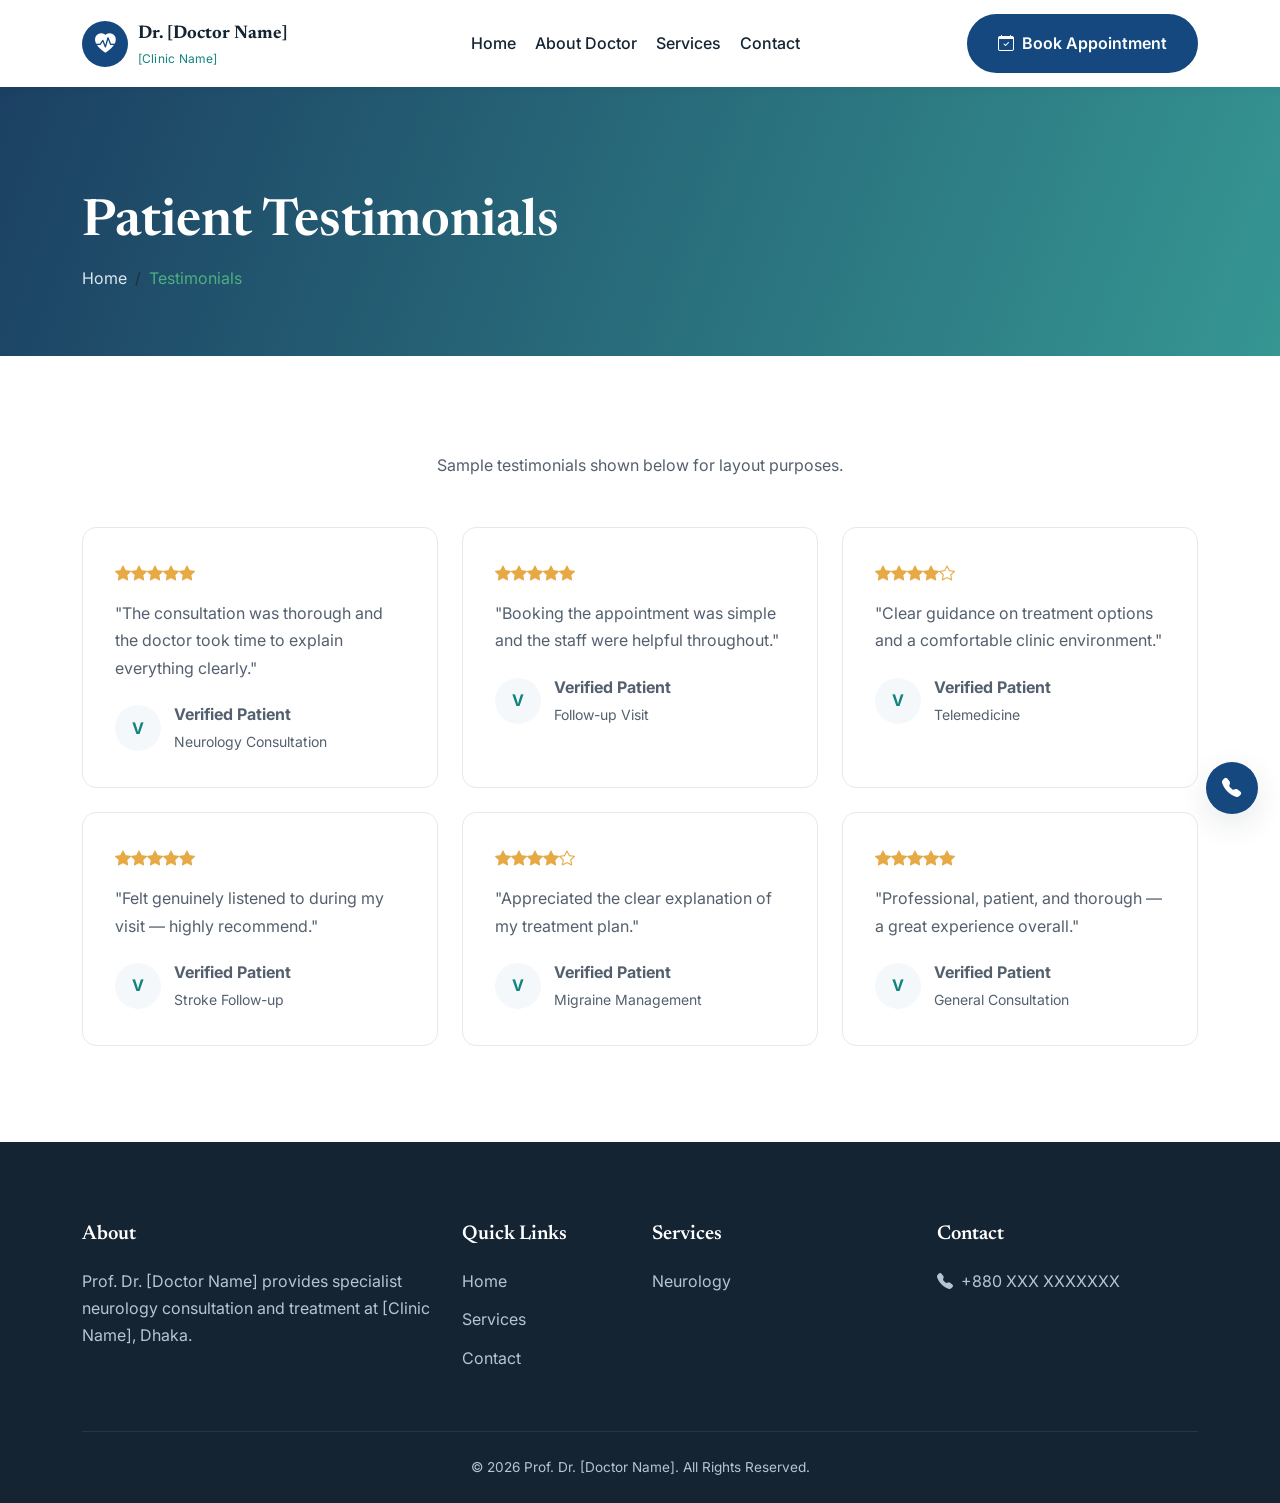
<file: testimonials.html>
<!DOCTYPE html>
<html lang="en">
<head>
<meta charset="UTF-8"><meta name="viewport" content="width=device-width, initial-scale=1.0">
<title>Patient Testimonials | [Clinic Name]</title>
<meta name="description" content="Read what patients say about their experience at [Clinic Name].">
<link rel="canonical" href="https://www.example-clinic.com/testimonials.html">
<link rel="preconnect" href="https://fonts.googleapis.com">
<link href="https://fonts.googleapis.com/css2?family=Newsreader:ital,wght@0,400;0,500;0,600;0,700;1,500&family=Inter:wght@400;500;600;700&family=Noto+Sans+Bengali:wght@400;500;600;700&display=swap" rel="stylesheet">
<link href="https://cdn.jsdelivr.net/npm/bootstrap@5.3.3/dist/css/bootstrap.min.css" rel="stylesheet">
<link rel="stylesheet" href="https://cdn.jsdelivr.net/npm/bootstrap-icons@1.11.3/font/bootstrap-icons.css">
<link rel="stylesheet" href="https://cdn.jsdelivr.net/npm/aos@2.3.4/dist/aos.css">
<link rel="stylesheet" href="assets/css/style.css"><link rel="stylesheet" href="assets/css/responsive.css">
</head>
<body>
<nav class="navbar navbar-expand-lg main-navbar sticky-top" aria-label="Main navigation">
  <div class="container">
    <a class="navbar-brand navbar-brand-custom" href="index.html"><span class="brand-icon"><i class="bi bi-heart-pulse-fill"></i></span><span class="brand-text"><strong>Dr. [Doctor Name]</strong><span>[Clinic Name]</span></span></a>
    <button class="navbar-toggler" type="button" data-bs-toggle="collapse" data-bs-target="#mainNav" aria-label="Toggle navigation"><span class="navbar-toggler-icon"></span></button>
    <div class="collapse navbar-collapse" id="mainNav">
      <ul class="navbar-nav mx-auto">
        <li class="nav-item"><a class="nav-link" href="index.html">Home</a></li>
        <li class="nav-item"><a class="nav-link" href="about.html">About Doctor</a></li>
        <li class="nav-item"><a class="nav-link" href="services.html">Services</a></li>
        <li class="nav-item"><a class="nav-link" href="contact.html">Contact</a></li>
      </ul>
      <a href="appointment.html" class="btn-primary-custom"><i class="bi bi-calendar-check"></i> Book Appointment</a>
    </div>
  </div>
</nav>

<section class="page-header"><div class="container"><h1>Patient Testimonials</h1>
  <nav aria-label="breadcrumb"><ol class="breadcrumb"><li class="breadcrumb-item"><a href="index.html">Home</a></li><li class="breadcrumb-item active">Testimonials</li></ol></nav>
</div></section>

<section class="section-padding">
  <div class="container">
    <p class="text-center mb-5"><!-- EDIT: Replace sample testimonials with verified real patient feedback -->Sample testimonials shown below for layout purposes.</p>
    <div class="row g-4">
      <div class="col-md-6 col-lg-4" data-aos="fade-up"><div class="testimonial-card"><div class="stars"><i class="bi bi-star-fill"></i><i class="bi bi-star-fill"></i><i class="bi bi-star-fill"></i><i class="bi bi-star-fill"></i><i class="bi bi-star-fill"></i></div><p>"The consultation was thorough and the doctor took time to explain everything clearly."</p><div class="t-author"><span class="t-avatar">V</span><div><strong>Verified Patient</strong><br><small>Neurology Consultation</small></div></div></div></div>
      <div class="col-md-6 col-lg-4" data-aos="fade-up"><div class="testimonial-card"><div class="stars"><i class="bi bi-star-fill"></i><i class="bi bi-star-fill"></i><i class="bi bi-star-fill"></i><i class="bi bi-star-fill"></i><i class="bi bi-star-fill"></i></div><p>"Booking the appointment was simple and the staff were helpful throughout."</p><div class="t-author"><span class="t-avatar">V</span><div><strong>Verified Patient</strong><br><small>Follow-up Visit</small></div></div></div></div>
      <div class="col-md-6 col-lg-4" data-aos="fade-up"><div class="testimonial-card"><div class="stars"><i class="bi bi-star-fill"></i><i class="bi bi-star-fill"></i><i class="bi bi-star-fill"></i><i class="bi bi-star-fill"></i><i class="bi bi-star"></i></div><p>"Clear guidance on treatment options and a comfortable clinic environment."</p><div class="t-author"><span class="t-avatar">V</span><div><strong>Verified Patient</strong><br><small>Telemedicine</small></div></div></div></div>
      <div class="col-md-6 col-lg-4" data-aos="fade-up"><div class="testimonial-card"><div class="stars"><i class="bi bi-star-fill"></i><i class="bi bi-star-fill"></i><i class="bi bi-star-fill"></i><i class="bi bi-star-fill"></i><i class="bi bi-star-fill"></i></div><p>"Felt genuinely listened to during my visit — highly recommend."</p><div class="t-author"><span class="t-avatar">V</span><div><strong>Verified Patient</strong><br><small>Stroke Follow-up</small></div></div></div></div>
      <div class="col-md-6 col-lg-4" data-aos="fade-up"><div class="testimonial-card"><div class="stars"><i class="bi bi-star-fill"></i><i class="bi bi-star-fill"></i><i class="bi bi-star-fill"></i><i class="bi bi-star-fill"></i><i class="bi bi-star"></i></div><p>"Appreciated the clear explanation of my treatment plan."</p><div class="t-author"><span class="t-avatar">V</span><div><strong>Verified Patient</strong><br><small>Migraine Management</small></div></div></div></div>
      <div class="col-md-6 col-lg-4" data-aos="fade-up"><div class="testimonial-card"><div class="stars"><i class="bi bi-star-fill"></i><i class="bi bi-star-fill"></i><i class="bi bi-star-fill"></i><i class="bi bi-star-fill"></i><i class="bi bi-star-fill"></i></div><p>"Professional, patient, and thorough — a great experience overall."</p><div class="t-author"><span class="t-avatar">V</span><div><strong>Verified Patient</strong><br><small>General Consultation</small></div></div></div></div>
    </div>
  </div>
</section>

<footer class="site-footer"><div class="container">
  <div class="row g-4">
    <div class="col-lg-4 col-md-6"><h5>About</h5><p>Prof. Dr. [Doctor Name] provides specialist neurology consultation and treatment at [Clinic Name], Dhaka.</p></div>
    <div class="col-lg-2 col-md-6"><h5>Quick Links</h5><ul class="footer-links"><li><a href="index.html">Home</a></li><li><a href="services.html">Services</a></li><li><a href="contact.html">Contact</a></li></ul></div>
    <div class="col-lg-3 col-md-6"><h5>Services</h5><ul class="footer-links"><li><a href="service-details.html?service=consultation">Neurology</a></li></ul></div>
    <div class="col-lg-3 col-md-6"><h5>Contact</h5><ul class="footer-links"><li><i class="bi bi-telephone-fill me-2"></i>+880 XXX XXXXXXX</li></ul></div>
  </div>
  <div class="footer-bottom text-center">© 2026 Prof. Dr. [Doctor Name]. All Rights Reserved.</div>
</div></footer>

<div class="floating-actions"><a href="tel:+880XXXXXXXXXX" class="fab fab-call" aria-label="Call clinic"><i class="bi bi-telephone-fill"></i></a><a href="#top" class="fab fab-top" aria-label="Back to top"><i class="bi bi-arrow-up"></i></a></div>
<script src="https://cdn.jsdelivr.net/npm/bootstrap@5.3.3/dist/js/bootstrap.bundle.min.js"></script>
<script src="https://cdn.jsdelivr.net/npm/aos@2.3.4/dist/aos.js"></script>
<script src="assets/js/main.js"></script>
</body>
</html>
</file>
<file: assets/css/style.css>
/* ==========================================================================
   Prof. Dr. [Doctor Name] — Clinic Website
   Core Stylesheet
   Structure: 1. Variables  2. Base/Reset  3. Typography  4. Layout Utilities
   5. Header/Nav  6. Hero  7. Doctor Profile  8. Stats  9. Services
   10. Clinic Info  11. Appointment  12. Emergency  13. Why Choose
   14. Testimonials  15. Affiliations  16. Timeline  17. Gallery  18. Blog
   19. FAQ  20. Contact  21. Footer  22. Floating Buttons  23. Bangla
   ========================================================================== */

/* ---------- 1. VARIABLES ---------- */
:root{
  /* Brand palette — deep clinical blue + teal, kept distinct from generic SaaS blue */
  --primary-color:#14487f;      /* deep clinical blue */
  --primary-dark:#0d3459;
  --secondary-color:#12847f;    /* teal */
  --accent-color:#4caf82;       /* soft clinical green */
  --dark-color:#142433;         /* navy / charcoal for headings */
  --text-color:#54606e;
  --light-bg:#f5f8fa;
  --white:#ffffff;
  --border-color:#e3e9ee;
  --warning-color:#e7a944;

  /* Typography */
  --font-heading:'Newsreader', Georgia, serif;
  --font-body:'Inter', -apple-system, BlinkMacSystemFont, sans-serif;
  --font-bangla:'Noto Sans Bengali', sans-serif;

  /* Spacing / radius / shadow */
  --radius-sm:8px;
  --radius-md:14px;
  --radius-lg:28px;
  --shadow-sm:0 2px 10px rgba(20,36,51,0.06);
  --shadow-md:0 10px 30px rgba(20,36,51,0.10);
  --shadow-lg:0 20px 50px rgba(20,36,51,0.14);
  --transition:all .3s ease;
}

/* ---------- 2. BASE / RESET ---------- */
*,*::before,*::after{box-sizing:border-box;}
html{scroll-behavior:smooth;}
body{
  font-family:var(--font-body);
  color:var(--text-color);
  background:var(--white);
  line-height:1.7;
  font-size:16px;
  overflow-x:hidden;
}
img{max-width:100%;height:auto;display:block;}
a{text-decoration:none;color:inherit;}
ul{list-style:none;margin:0;padding:0;}
button{font-family:inherit;cursor:pointer;}

/* Visible focus state for accessibility */
a:focus-visible, button:focus-visible, input:focus-visible,
select:focus-visible, textarea:focus-visible{
  outline:3px solid var(--secondary-color);
  outline-offset:2px;
}

@media (prefers-reduced-motion: reduce){
  *{animation-duration:.01ms !important; animation-iteration-count:1 !important; transition-duration:.01ms !important; scroll-behavior:auto !important;}
}

/* ---------- 3. TYPOGRAPHY ---------- */
h1,h2,h3,h4,h5,h6{
  font-family:var(--font-heading);
  color:var(--dark-color);
  font-weight:600;
  line-height:1.25;
  margin:0 0 .75rem;
}
h1{font-size:clamp(2.2rem,4vw,3.4rem);}
h2{font-size:clamp(1.8rem,3vw,2.5rem);}
h3{font-size:1.4rem;}
p{margin:0 0 1rem;}
.lead{font-size:1.15rem;color:var(--text-color);}

.section-heading{max-width:640px;margin-bottom:3rem;}
.section-heading .tag{
  display:inline-block;color:var(--secondary-color);font-weight:600;
  font-size:.95rem;margin-bottom:.6rem;font-family:var(--font-heading);font-style:italic;
}
.section-heading.text-center{margin-left:auto;margin-right:auto;text-align:center;}
.section-padding{padding:6rem 0;}
@media (max-width:768px){.section-padding{padding:3.5rem 0;}}
.bg-light-section{background:var(--light-bg);}

/* ---------- 4. LAYOUT / BUTTONS / CARDS ---------- */
.btn-primary-custom{
  background:var(--primary-color);border:2px solid var(--primary-color);color:var(--white);
  padding:.85rem 1.8rem;border-radius:50px;font-weight:600;display:inline-flex;
  align-items:center;gap:.5rem;transition:var(--transition);
}
.btn-primary-custom:hover{background:var(--primary-dark);border-color:var(--primary-dark);color:var(--white);transform:translateY(-2px);}
.btn-outline-custom{
  background:transparent;border:2px solid var(--dark-color);color:var(--dark-color);
  padding:.85rem 1.8rem;border-radius:50px;font-weight:600;display:inline-flex;
  align-items:center;gap:.5rem;transition:var(--transition);
}
.btn-outline-custom:hover{background:var(--dark-color);color:var(--white);}
.btn-accent-custom{
  background:var(--accent-color);border:2px solid var(--accent-color);color:var(--white);
  padding:.85rem 1.8rem;border-radius:50px;font-weight:600;display:inline-flex;
  align-items:center;gap:.5rem;transition:var(--transition);
}
.btn-accent-custom:hover{background:#3c9169;border-color:#3c9169;color:var(--white);transform:translateY(-2px);}

.card-custom{
  background:var(--white);border-radius:var(--radius-md);border:1px solid var(--border-color);
  box-shadow:var(--shadow-sm);transition:var(--transition);
}
.card-custom:hover{box-shadow:var(--shadow-md);transform:translateY(-6px);}

/* ---------- 5. HEADER / NAV ---------- */
.topbar{background:var(--primary-dark);color:#dfe9f2;font-size:.85rem;padding:.5rem 0;}
.topbar a{color:#dfe9f2;}
.topbar .topbar-item{display:inline-flex;align-items:center;gap:.4rem;margin-right:1.5rem;}
.topbar .social-icons a{
  width:28px;height:28px;border-radius:50%;background:rgba(255,255,255,.12);
  display:inline-flex;align-items:center;justify-content:center;margin-left:.4rem;transition:var(--transition);
}
.topbar .social-icons a:hover{background:var(--secondary-color);}

.main-navbar{background:var(--white);box-shadow:var(--shadow-sm);padding:.8rem 0;transition:var(--transition);}
.main-navbar.scrolled{padding:.4rem 0;}
.navbar-brand-custom{display:flex;align-items:center;gap:.6rem;}
.navbar-brand-custom .brand-icon{
  width:46px;height:46px;border-radius:50%;background:var(--primary-color);color:var(--white);
  display:flex;align-items:center;justify-content:center;font-size:1.3rem;
}
.navbar-brand-custom .brand-text strong{display:block;color:var(--dark-color);font-family:var(--font-heading);font-size:1.15rem;}
.navbar-brand-custom .brand-text span{display:block;font-size:.75rem;color:var(--secondary-color);letter-spacing:.02em;}

.main-navbar .nav-link{
  color:var(--dark-color);font-weight:500;margin:0 .3rem;padding:.5rem .3rem !important;
  position:relative;transition:var(--transition);
}
.main-navbar .nav-link::after{
  content:"";position:absolute;left:0;bottom:0;height:2px;width:0;background:var(--secondary-color);transition:var(--transition);
}
.main-navbar .nav-link:hover::after,.main-navbar .nav-link.active::after{width:100%;}
.main-navbar .nav-link.active{color:var(--secondary-color);}
.dropdown-menu{border:none;box-shadow:var(--shadow-md);border-radius:var(--radius-sm);padding:.6rem;}
.dropdown-menu .dropdown-item{border-radius:6px;padding:.55rem .8rem;}
.dropdown-menu .dropdown-item:hover{background:var(--light-bg);color:var(--secondary-color);}
.lang-toggle{
  border:1px solid var(--border-color);border-radius:50px;padding:.3rem .3rem;font-size:.8rem;font-weight:600;
  display:inline-flex;background:var(--light-bg);
}
.lang-toggle button{
  border:none;background:transparent;padding:.3rem .7rem;border-radius:50px;color:var(--text-color);
}
.lang-toggle button.active{background:var(--primary-color);color:var(--white);}

/* ---------- 6. HERO ---------- */
.hero-slide{
  position:relative;min-height:88vh;display:flex;align-items:center;background-size:cover;background-position:center;
}
.hero-slide::before{
  content:"";position:absolute;inset:0;
  background:linear-gradient(100deg, rgba(13,52,89,.92) 0%, rgba(13,52,89,.72) 45%, rgba(13,52,89,.35) 100%);
}
.hero-slide .container{position:relative;z-index:2;}
.hero-slide .eyebrow{color:var(--accent-color);font-family:var(--font-heading);font-style:italic;font-size:1.1rem;margin-bottom:.5rem;}
.hero-slide h1{color:var(--white);}
.hero-slide .doctor-name{color:var(--white);font-size:1.4rem;font-weight:600;margin-top:.5rem;}
.hero-slide .doctor-specialty{color:var(--accent-color);font-weight:600;margin-bottom:1rem;}
.hero-slide p.hero-desc{color:#dbe6ef;max-width:560px;}
.hero-cta{display:flex;gap:1rem;flex-wrap:wrap;margin-top:1.5rem;}

.floating-card{
  background:var(--white);border-radius:var(--radius-md);box-shadow:var(--shadow-lg);
  padding:1.6rem;max-width:320px;position:relative;z-index:3;
}
.floating-card .fc-row{display:flex;align-items:center;gap:.9rem;margin-bottom:1rem;padding-bottom:1rem;border-bottom:1px solid var(--border-color);}
.floating-card .fc-row:last-child{border-bottom:none;margin-bottom:0;padding-bottom:0;}
.floating-card .fc-icon{
  width:46px;height:46px;border-radius:12px;background:var(--light-bg);color:var(--secondary-color);
  display:flex;align-items:center;justify-content:center;font-size:1.2rem;flex-shrink:0;
}
.floating-card .fc-row h6{margin:0;font-family:var(--font-body);font-weight:700;color:var(--dark-color);font-size:.95rem;}
.floating-card .fc-row small{color:var(--text-color);}

.swiper-pagination-bullet-active{background:var(--accent-color) !important;}

/* ---------- 7. DOCTOR PROFILE ---------- */
.doctor-photo-wrap{position:relative;}
.doctor-photo-wrap img{border-radius:var(--radius-lg);}
.doctor-photo-wrap .exp-badge{
  position:absolute;bottom:-1.5rem;right:-1rem;background:var(--white);border-radius:var(--radius-md);
  box-shadow:var(--shadow-lg);padding:1rem 1.4rem;text-align:center;
}
.doctor-photo-wrap .exp-badge strong{display:block;font-family:var(--font-heading);font-size:2rem;color:var(--primary-color);line-height:1;}
.doctor-photo-wrap .exp-badge span{font-size:.8rem;color:var(--text-color);}
.doctor-photo-wrap::after{
  content:"";position:absolute;top:1.5rem;left:-1.5rem;width:100%;height:100%;
  border:3px solid var(--accent-color);border-radius:var(--radius-lg);z-index:-1;
}
.qualification-list li{display:flex;align-items:flex-start;gap:.6rem;margin-bottom:.7rem;}
.qualification-list i{color:var(--secondary-color);margin-top:.25rem;}
.reg-info{background:var(--light-bg);border-radius:var(--radius-sm);padding:1rem 1.2rem;font-size:.9rem;margin-top:1rem;}

/* ---------- 8. STATS ---------- */
.stats-band{background:var(--primary-color);color:var(--white);}
.stat-item{text-align:center;padding:1rem;}
.stat-item .stat-num{font-family:var(--font-heading);font-size:2.6rem;font-weight:600;color:var(--white);}
.stat-item .stat-label{color:#c9dcec;font-size:.95rem;}

/* ---------- 9. SERVICES ---------- */
.service-card{padding:2rem 1.8rem;height:100%;}
.service-card .service-icon{
  width:58px;height:58px;border-radius:14px;background:var(--light-bg);color:var(--secondary-color);
  display:flex;align-items:center;justify-content:center;font-size:1.5rem;margin-bottom:1.2rem;transition:var(--transition);
}
.service-card:hover .service-icon{background:var(--secondary-color);color:var(--white);transform:rotate(-6deg);}
.service-card h3{font-size:1.2rem;}
.service-card .learn-more{color:var(--secondary-color);font-weight:600;font-size:.9rem;display:inline-flex;align-items:center;gap:.35rem;margin-top:.5rem;}
.service-card .learn-more i{transition:var(--transition);}
.service-card:hover .learn-more i{transform:translateX(4px);}

.clinic-service-item{display:flex;align-items:center;gap:1rem;background:var(--white);border:1px solid var(--border-color);border-radius:var(--radius-sm);padding:1.2rem;height:100%;}
.clinic-service-item i{font-size:1.4rem;color:var(--accent-color);}

/* ---------- 10. CLINIC INFO ---------- */
.clinic-info-list li{display:flex;gap:.9rem;padding:1rem 0;border-bottom:1px solid var(--border-color);}
.clinic-info-list li:last-child{border-bottom:none;}
.clinic-info-list i{color:var(--secondary-color);font-size:1.2rem;margin-top:.1rem;}
.map-wrap{border-radius:var(--radius-md);overflow:hidden;box-shadow:var(--shadow-md);height:100%;min-height:340px;}
.map-wrap iframe{width:100%;height:100%;min-height:340px;border:0;}

/* ---------- 11. APPOINTMENT ---------- */
.appointment-form{background:var(--white);border-radius:var(--radius-lg);box-shadow:var(--shadow-lg);padding:2.5rem;}
.appointment-form .form-label{font-weight:600;color:var(--dark-color);font-size:.9rem;}
.appointment-form .form-control,.appointment-form .form-select{
  border:1px solid var(--border-color);border-radius:var(--radius-sm);padding:.7rem 1rem;
}
.appointment-form .form-control:focus,.appointment-form .form-select:focus{
  border-color:var(--secondary-color);box-shadow:0 0 0 .2rem rgba(18,132,127,.15);
}
.invalid-feedback{font-size:.8rem;}
#appointmentSuccess{display:none;}

/* ---------- 12. EMERGENCY ---------- */
.emergency-band{
  background:linear-gradient(120deg,var(--secondary-color),var(--primary-color));
  color:var(--white);border-radius:var(--radius-lg);padding:3rem;
}
.emergency-band h2{color:var(--white);}
.emergency-band p{color:#dbe6ef;}

/* ---------- 13. WHY CHOOSE ---------- */
.feature-item{display:flex;gap:1.1rem;margin-bottom:1.8rem;}
.feature-item .f-icon{
  width:52px;height:52px;border-radius:12px;background:var(--light-bg);color:var(--primary-color);
  display:flex;align-items:center;justify-content:center;font-size:1.3rem;flex-shrink:0;
}
.feature-item h4{font-size:1.05rem;margin-bottom:.3rem;}
.feature-item p{font-size:.92rem;margin:0;}

/* ---------- 14. TESTIMONIALS ---------- */
.testimonial-card{background:var(--white);border:1px solid var(--border-color);border-radius:var(--radius-md);padding:2rem;height:100%;}
.testimonial-card .stars{color:var(--warning-color);margin-bottom:.8rem;}
.testimonial-card .t-author{display:flex;align-items:center;gap:.8rem;margin-top:1.2rem;}
.testimonial-card .t-avatar{width:46px;height:46px;border-radius:50%;background:var(--light-bg);display:flex;align-items:center;justify-content:center;color:var(--secondary-color);font-weight:700;}

/* ---------- 15. AFFILIATIONS ---------- */
.affiliation-logo{
  display:flex;align-items:center;justify-content:center;height:90px;border:1px solid var(--border-color);
  border-radius:var(--radius-sm);color:var(--text-color);font-weight:600;font-size:.85rem;text-align:center;padding:.5rem;
  filter:grayscale(1);opacity:.75;transition:var(--transition);
}
.affiliation-logo:hover{filter:none;opacity:1;}

/* ---------- 16. TIMELINE ---------- */
.timeline{position:relative;padding-left:2.2rem;border-left:2px solid var(--border-color);}
.timeline-item{position:relative;padding-bottom:2.2rem;}
.timeline-item::before{
  content:"";position:absolute;left:-2.31rem;top:.2rem;width:14px;height:14px;border-radius:50%;
  background:var(--secondary-color);border:3px solid var(--white);box-shadow:0 0 0 2px var(--secondary-color);
}
.timeline-item .t-year{color:var(--secondary-color);font-weight:700;font-size:.85rem;}
.timeline-item h4{margin:.2rem 0 .3rem;}

/* ---------- 17. GALLERY ---------- */
.gallery-filters{display:flex;flex-wrap:wrap;gap:.6rem;margin-bottom:2rem;}
.gallery-filters button{
  border:1px solid var(--border-color);background:var(--white);padding:.5rem 1.2rem;border-radius:50px;font-size:.9rem;font-weight:500;
}
.gallery-filters button.active{background:var(--primary-color);color:var(--white);border-color:var(--primary-color);}
.gallery-item{position:relative;border-radius:var(--radius-sm);overflow:hidden;margin-bottom:1.2rem;}
.gallery-item img{transition:transform .5s ease;}
.gallery-item:hover img{transform:scale(1.08);}
.gallery-item .g-overlay{
  position:absolute;inset:0;background:rgba(13,52,89,.55);display:flex;align-items:center;justify-content:center;
  opacity:0;transition:var(--transition);color:var(--white);font-size:1.6rem;
}
.gallery-item:hover .g-overlay{opacity:1;}

/* ---------- 18. BLOG ---------- */
.blog-card img{border-radius:var(--radius-md) var(--radius-md) 0 0;height:220px;object-fit:cover;width:100%;}
.blog-card .blog-body{padding:1.6rem;}
.blog-card .blog-meta{font-size:.8rem;color:var(--secondary-color);font-weight:600;margin-bottom:.6rem;}
.blog-card h3{font-size:1.1rem;}

/* ---------- 19. FAQ ---------- */
.accordion-custom .accordion-item{border:1px solid var(--border-color);border-radius:var(--radius-sm) !important;margin-bottom:1rem;overflow:hidden;}
.accordion-custom .accordion-button{font-weight:600;color:var(--dark-color);font-family:var(--font-heading);}
.accordion-custom .accordion-button:not(.collapsed){background:var(--light-bg);color:var(--primary-color);box-shadow:none;}
.accordion-custom .accordion-button:focus{box-shadow:none;}

/* ---------- 20. CONTACT ---------- */
.contact-form .form-control,.contact-form .form-select{border:1px solid var(--border-color);border-radius:var(--radius-sm);padding:.75rem 1rem;}

/* ---------- 21. FOOTER ---------- */
.site-footer{background:var(--dark-color);color:#b9c4cf;padding-top:5rem;}
.site-footer h5{color:var(--white);font-family:var(--font-heading);margin-bottom:1.3rem;}
.site-footer a{color:#b9c4cf;transition:var(--transition);}
.site-footer a:hover{color:var(--accent-color);}
.site-footer .footer-links li{margin-bottom:.7rem;}
.footer-bottom{border-top:1px solid rgba(255,255,255,.08);margin-top:3rem;padding:1.5rem 0;font-size:.85rem;}

/* ---------- 22. FLOATING BUTTONS ---------- */
.floating-actions{position:fixed;right:1.4rem;bottom:1.4rem;z-index:1050;display:flex;flex-direction:column;gap:.7rem;}
.floating-actions .fab{
  width:52px;height:52px;border-radius:50%;display:flex;align-items:center;justify-content:center;
  color:var(--white);box-shadow:var(--shadow-md);font-size:1.2rem;position:relative;transition:var(--transition);
}
.floating-actions .fab:hover{transform:scale(1.08);}
.fab-call{background:var(--primary-color);}
.fab-whatsapp{background:#25D366;}
.fab-appt{background:var(--accent-color);}
.fab-top{background:var(--dark-color);opacity:0;pointer-events:none;transform:translateY(10px);}
.fab-top.show{opacity:1;pointer-events:auto;transform:translateY(0);}
.fab-tooltip{
  position:absolute;right:64px;top:50%;transform:translateY(-50%);background:var(--dark-color);color:var(--white);
  padding:.4rem .8rem;border-radius:6px;font-size:.78rem;white-space:nowrap;opacity:0;pointer-events:none;transition:var(--transition);
}
.fab:hover .fab-tooltip{opacity:1;}

/* ---------- 23. BANGLA ---------- */
[lang="bn"], .bn-text{font-family:var(--font-bangla);}
body.lang-bn{font-family:var(--font-bangla);}
body.lang-bn h1,body.lang-bn h2,body.lang-bn h3,body.lang-bn h4{font-family:var(--font-bangla);}

/* ---------- BREADCRUMB / PAGE HEADER ---------- */
.page-header{
  background:linear-gradient(110deg, rgba(13,52,89,.94), rgba(18,132,127,.85)), url('https://images.unsplash.com/photo-1580281657702-257584239a55?q=80&w=1600&auto=format&fit=crop') center/cover;
  padding:6.5rem 0 4rem;color:var(--white);
}
.page-header h1{color:var(--white);margin-bottom:.6rem;}
.page-header .breadcrumb{margin:0;background:transparent;padding:0;}
.page-header .breadcrumb a{color:#dbe6ef;}
.page-header .breadcrumb .active{color:var(--accent-color);}

/* Back to top handled by JS toggling .show on .fab-top */
</file>
<file: assets/css/responsive.css>
/* ==========================================================================
   Responsive overrides — mobile-first adjustments layered on style.css
   Breakpoints follow Bootstrap 5: 576 / 768 / 992 / 1200 / 1400
   ========================================================================== */

/* Large desktops (>1400px): slightly tighter container feel handled by Bootstrap */

/* Laptops / small desktops */
@media (max-width:1199.98px){
  .hero-slide{min-height:80vh;}
  .doctor-photo-wrap .exp-badge{right:.5rem;}
}

/* Tablets */
@media (max-width:991.98px){
  .topbar .topbar-item.d-lg-only{display:none !important;}
  .hero-slide{min-height:auto;padding:7rem 0 3rem;text-align:center;}
  .hero-slide .hero-desc{margin-left:auto;margin-right:auto;}
  .hero-cta{justify-content:center;}
  .floating-card{margin:2rem auto 0;}
  .doctor-photo-wrap{margin-bottom:3rem;}
  .doctor-photo-wrap::after{display:none;}
  .section-heading.text-center-md{text-align:center;margin-left:auto;margin-right:auto;}
  .emergency-band{text-align:center;padding:2.2rem;}
  .emergency-band .d-flex.justify-content-lg-end{justify-content:center !important;margin-top:1.5rem;}
}

/* Mobile landscape / large phones */
@media (max-width:767.98px){
  .section-padding{padding:3rem 0;}
  .topbar{font-size:.78rem;}
  .topbar .topbar-item{margin-right:1rem;}
  .main-navbar .btn-primary-custom{padding:.6rem 1.2rem;font-size:.85rem;}
  .hero-slide h1{font-size:2rem;}
  .doctor-photo-wrap .exp-badge{padding:.7rem 1rem;bottom:-1rem;}
  .doctor-photo-wrap .exp-badge strong{font-size:1.5rem;}
  .stat-item .stat-num{font-size:2rem;}
  .appointment-form{padding:1.5rem;}
  .emergency-band{padding:1.8rem;}
  .floating-actions{right:.8rem;bottom:.8rem;}
  .floating-actions .fab{width:46px;height:46px;font-size:1.05rem;}
  .fab-tooltip{display:none;}
}

/* Small phones */
@media (max-width:575.98px){
  h1{font-size:1.85rem;}
  h2{font-size:1.5rem;}
  .hero-cta{flex-direction:column;align-items:stretch;}
  .hero-cta a{justify-content:center;}
  .floating-card{max-width:100%;}
  .clinic-info-list li{flex-direction:column;gap:.3rem;}
  .gallery-filters{gap:.4rem;}
  .gallery-filters button{padding:.4rem .9rem;font-size:.82rem;}
}

/* Ensure no horizontal scroll on any breakpoint */
html,body{max-width:100%;overflow-x:hidden;}
img,svg,video{max-width:100%;}
</file>
